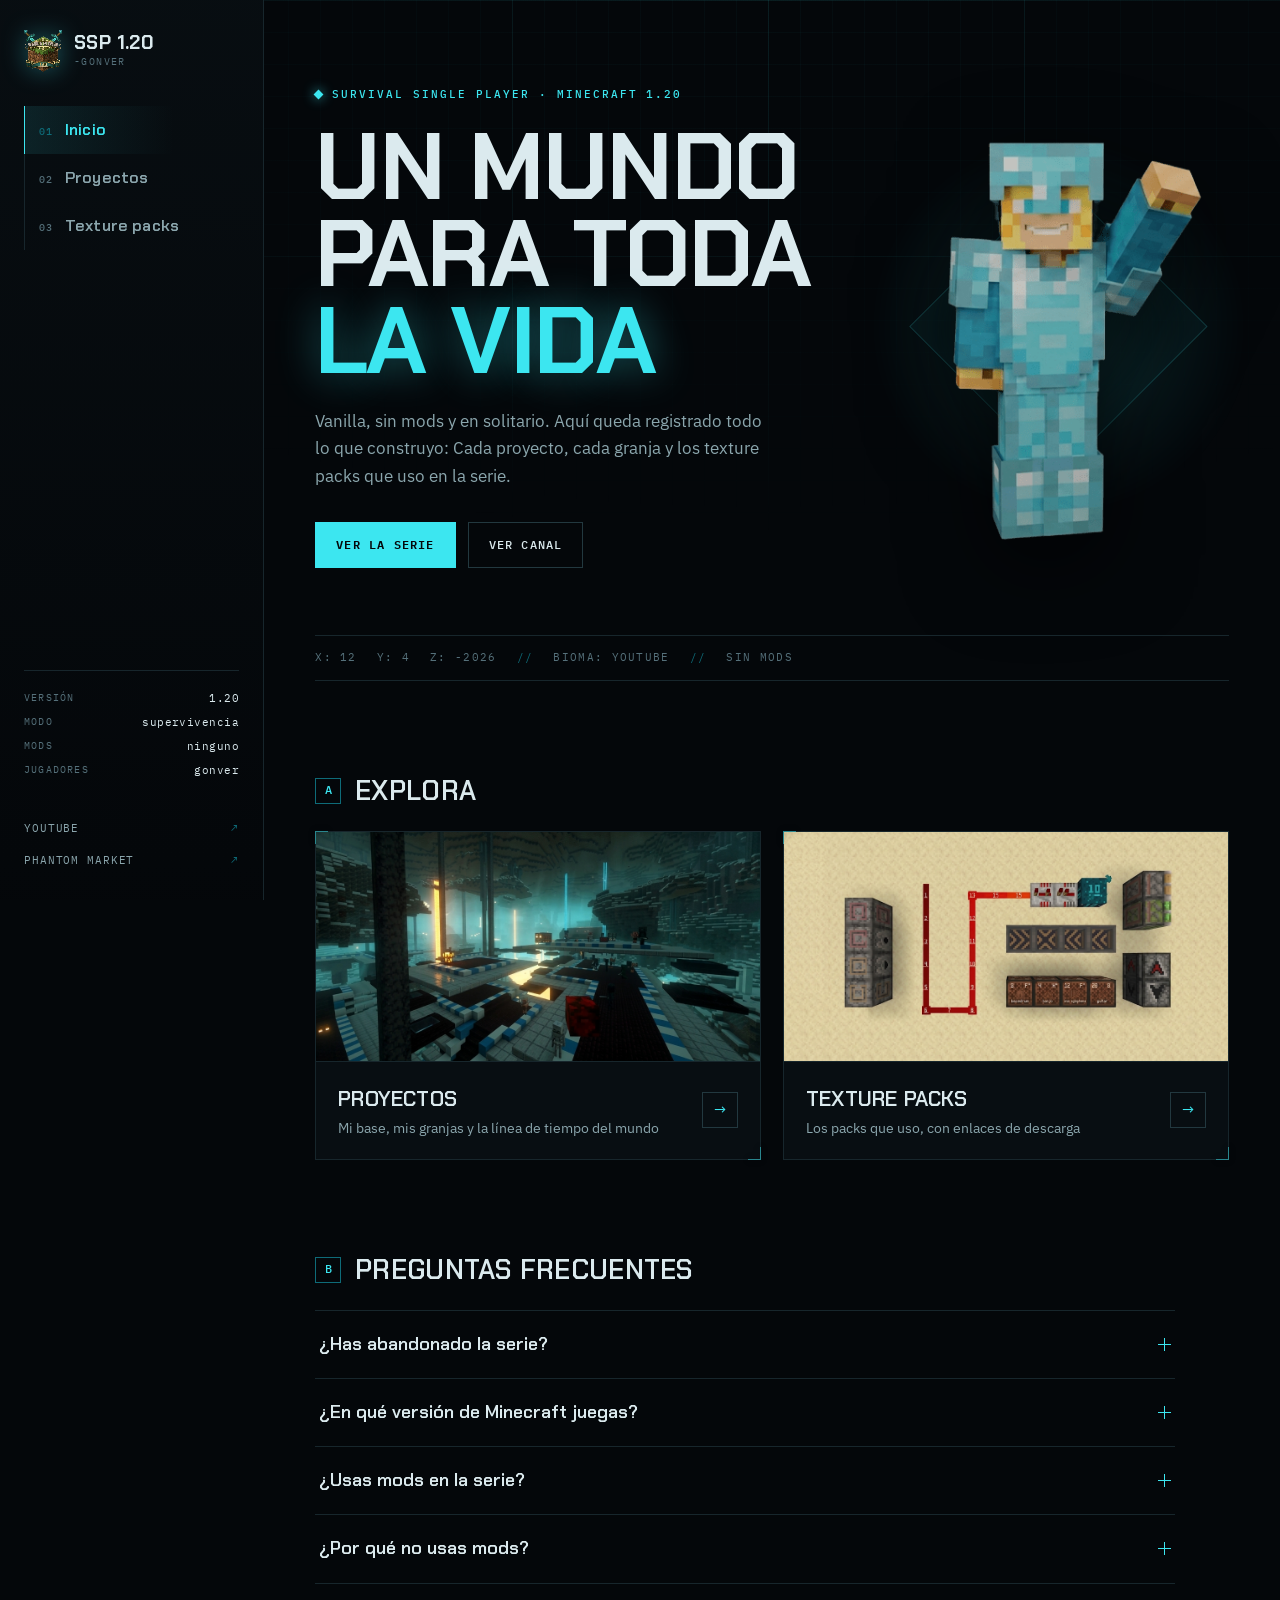
<file: index.html>
<!DOCTYPE html>
<html lang="es">
<head>
<meta charset="utf-8">
<meta name="viewport" content="width=device-width, initial-scale=1">
<title>gonver ssp</title>
<meta name="description" content="Bitácora del mundo de supervivencia en solitario de gonver: proyectos, granjas y texture packs. Minecraft 1.20 vanilla, sin mods.">
<link rel="icon" href="contenido/SSP%201.20.png">
<link rel="preconnect" href="https://fonts.googleapis.com">
<link rel="preconnect" href="https://fonts.gstatic.com" crossorigin>
<link rel="stylesheet" href="https://fonts.googleapis.com/css2?family=Chakra+Petch:wght@500;600;700&family=IBM+Plex+Mono:wght@400;500;600&family=IBM+Plex+Sans:wght@400;500;600&display=swap">
<link rel="stylesheet" href="css/main.css">
</head>

<body>

<a class="skip" href="#contenido">Saltar al contenido</a>

<!-- Rail. Se repite en cada documento porque cambian dos cosas: la
     profundidad de los enlaces y cuál lleva aria-current. -->
<header class="rail">
    <a class="rail-brand" href="./">
        <img class="rail-emblem" src="contenido/SSP%201.20.png" alt="">
        <span class="rail-id">
            <span class="rail-name">SSP 1.20</span>
            <span class="rail-sub">-gonver</span>
        </span>
    </a>

    <nav class="rail-nav" aria-label="Secciones">
        <a class="rail-link" href="./" aria-current="page"><span class="rail-idx">01</span>Inicio</a>
        <a class="rail-link" href="proyectos/p-index.html"><span class="rail-idx">02</span>Proyectos</a>
        <a class="rail-link" href="packs/tp-index.html"><span class="rail-idx">03</span>Texture packs</a>
    </nav>

    <dl class="rail-state">
        <div class="state-row"><dt>versión</dt><dd>1.20</dd></div>
        <div class="state-row"><dt>modo</dt><dd>supervivencia</dd></div>
        <div class="state-row"><dt>mods</dt><dd>ninguno</dd></div>
        <div class="state-row"><dt>jugadores</dt><dd>gonver</dd></div>
    </dl>

    <div class="rail-out">
        <a class="out-link" href="https://www.youtube.com/@gonverYT" target="_blank" rel="noopener noreferrer">YouTube<span class="out-arrow">↗</span></a>
        <a class="out-link" href="https://market.phantom-node.com/profile/gonver" target="_blank" rel="noopener noreferrer">Phantom Market<span class="out-arrow">↗</span></a>
    </div>
</header>

<div class="root" id="contenido">
    <main class="page">

        <section class="hero">
            <div class="hero-copy">
                <p class="eyebrow"><span class="eyebrow-tick"></span>Survival Single Player · Minecraft 1.20</p>
                <h1 class="hero-title">Un mundo<br>para toda<br><em>la vida</em></h1>
                <p class="hero-lead">Vanilla, sin mods y en solitario. Aquí queda registrado todo lo que construyo: Cada proyecto, cada granja y los texture packs que uso en la serie.</p>
                <div class="hero-actions">
                    <a class="btn btn-primary" href="https://www.youtube.com/playlist?list=PLweq8_0eVzE2LyytXi07ktzgwQ_KavB_w" target="_blank" rel="noopener noreferrer">Ver la serie</a>
                    <a class="btn btn-line" href="https://www.youtube.com/@gonverYT" target="_blank" rel="noopener noreferrer">Ver canal</a>
                </div>
            </div>

            <div class="hero-art">
                <span class="hero-glow" aria-hidden="true"></span>
                <span class="hero-plate" aria-hidden="true"></span>
                <img class="hero-skin" src="contenido/yo.png" alt="La skin de gonver con armadura de diamante">
            </div>
        </section>

        <!-- Lectura tipo F3: decorativa, no se lee en voz alta. -->
        <div class="readout" aria-hidden="true">
            <span>X: 12</span><span>Y: 4</span><span>Z: -2026</span><span class="readout-sep">//</span><span>Bioma: youtube</span><span class="readout-sep">//</span><span>Sin mods</span>
        </div>

        <section class="block">
            <h2 class="sec-title"><span class="sec-num">A</span>Explora</h2>
            <div class="explore">
                <!-- La foto de la fortaleza está muy abierta: ex-img-zoom la acerca. -->
                <a class="ex-card frame" href="proyectos/p-index.html">
                    <span class="ex-media"><img class="ex-img ex-img-zoom" src="contenido/foi.png" alt="Interior de la fortaleza infernal"></span>
                    <span class="ex-foot">
                        <span class="ex-text">
                            <span class="ex-name">Proyectos</span>
                            <span class="ex-desc">Mi base, mis granjas y la línea de tiempo del mundo</span>
                        </span>
                        <span class="ex-go">→</span>
                    </span>
                </a>
                <a class="ex-card frame" href="packs/tp-index.html">
                    <span class="ex-media"><img class="ex-img" src="contenido/tp.png" alt="Muestra de los texture packs"></span>
                    <span class="ex-foot">
                        <span class="ex-text">
                            <span class="ex-name">Texture packs</span>
                            <span class="ex-desc">Los packs que uso, con enlaces de descarga</span>
                        </span>
                        <span class="ex-go">→</span>
                    </span>
                </a>
            </div>
        </section>

        <!-- <details> abre y cierra solo: ni un byte de JavaScript. -->
        <section class="block faq">
            <h2 class="sec-title"><span class="sec-num">B</span>Preguntas frecuentes</h2>

            <details class="qa">
                <summary class="qa-q">¿Has abandonado la serie?<span class="qa-sign" aria-hidden="true"></span></summary>
                <div class="qa-a">
                    <p>No. Esta serie requiere tiempo y es normal que el ritmo no sea constante.</p>
                </div>
            </details>

            <details class="qa">
                <summary class="qa-q">¿En qué versión de Minecraft juegas?<span class="qa-sign" aria-hidden="true"></span></summary>
                <div class="qa-a">
                    <p>Actualmente estoy en la versión 1.20.</p>
                </div>
            </details>

            <details class="qa">
                <summary class="qa-q">¿Usas mods en la serie?<span class="qa-sign" aria-hidden="true"></span></summary>
                <div class="qa-a">
                    <p>En esta serie no uso mods, aunque los he usado anteriormente.</p>
                </div>
            </details>

            <details class="qa">
                <summary class="qa-q">¿Por qué no usas mods?<span class="qa-sign" aria-hidden="true"></span></summary>
                <div class="qa-a">
                    <p>Principalmente por dos motivos:</p>
                    <ul class="qa-list">
                        <li>Porque me gusta jugar a Minecraft lo más vanilla posible.</li>
                        <li>Por fallos, bugs, corrupción de mundos, etc.</li>
                    </ul>
                    <p>En resumen: si quiero un mundo para toda la vida, busco la forma más segura y la que más me gusta.</p>
                </div>
            </details>
        </section>

    </main>
</div>

</body>
</html>
</file>
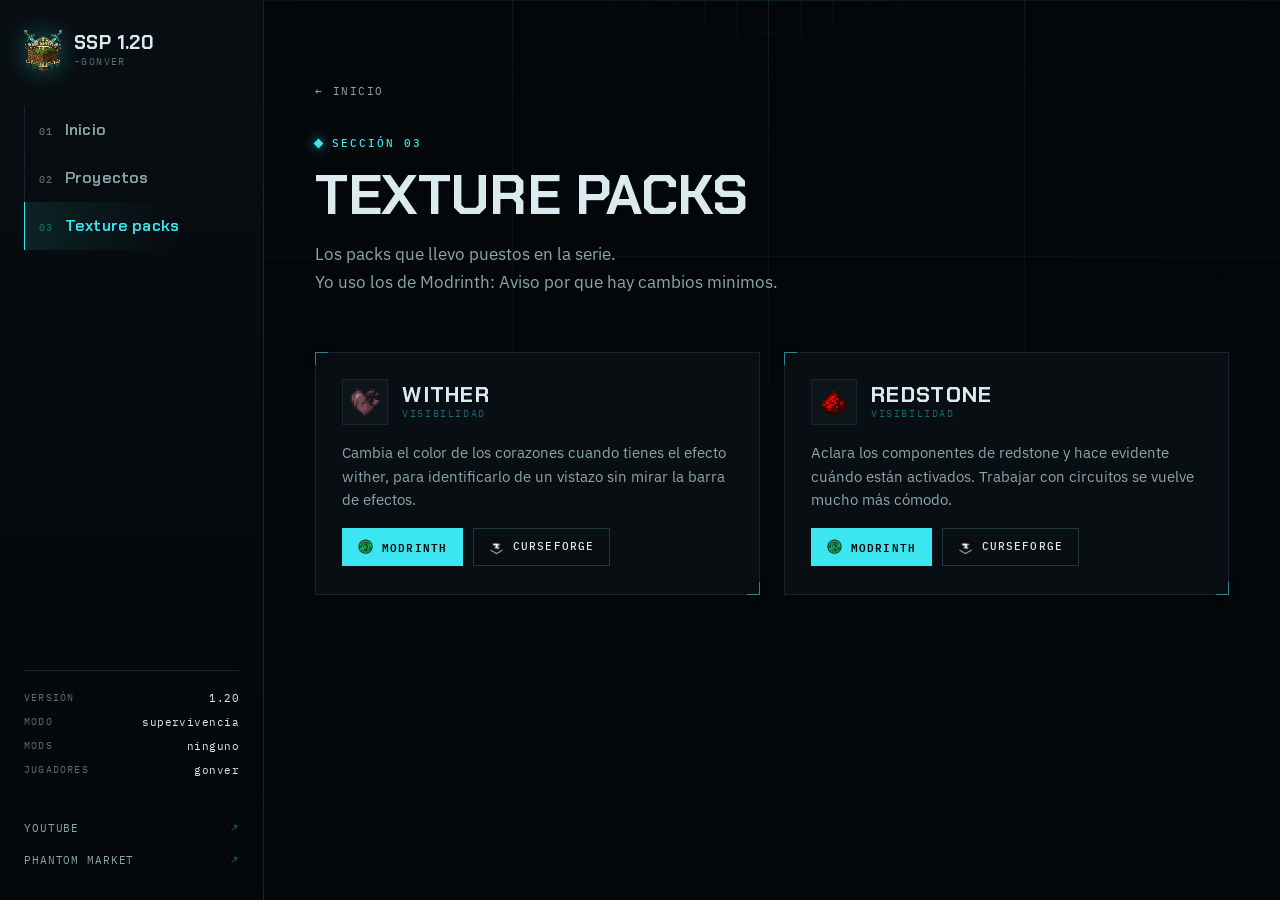
<file: packs/index.html>
<!DOCTYPE html>
<html lang="es">
<head>
<meta charset="utf-8">
<meta name="viewport" content="width=device-width, initial-scale=1">
<title>Texture packs · gonver ssp</title>
<meta name="description" content="Los texture packs que gonver lleva puestos en la serie, con sus enlaces de descarga en Modrinth y CurseForge.">
<link rel="icon" href="../contenido/SSP%201.20.png">
<link rel="preconnect" href="https://fonts.googleapis.com">
<link rel="preconnect" href="https://fonts.gstatic.com" crossorigin>
<link rel="stylesheet" href="https://fonts.googleapis.com/css2?family=Chakra+Petch:wght@500;600;700&family=IBM+Plex+Mono:wght@400;500;600&family=IBM+Plex+Sans:wght@400;500;600&display=swap">
<link rel="stylesheet" href="../css/main.css">
</head>

<body>

<a class="skip" href="#contenido">Saltar al contenido</a>

<header class="rail">
    <a class="rail-brand" href="../">
        <img class="rail-emblem" src="../contenido/SSP%201.20.png" alt="">
        <span class="rail-id">
            <span class="rail-name">SSP 1.20</span>
            <span class="rail-sub">-gonver</span>
        </span>
    </a>

    <nav class="rail-nav" aria-label="Secciones">
        <a class="rail-link" href="../"><span class="rail-idx">01</span>Inicio</a>
        <a class="rail-link" href="../proyectos/"><span class="rail-idx">02</span>Proyectos</a>
        <a class="rail-link" href="./" aria-current="page"><span class="rail-idx">03</span>Texture packs</a>
    </nav>

    <dl class="rail-state">
        <div class="state-row"><dt>versión</dt><dd>1.20</dd></div>
        <div class="state-row"><dt>modo</dt><dd>supervivencia</dd></div>
        <div class="state-row"><dt>mods</dt><dd>ninguno</dd></div>
        <div class="state-row"><dt>jugadores</dt><dd>gonver</dd></div>
    </dl>

    <div class="rail-out">
        <a class="out-link" href="https://www.youtube.com/@gonverYT" target="_blank" rel="noopener noreferrer">YouTube<span class="out-arrow">↗</span></a>
        <a class="out-link" href="https://market.phantom-node.com/profile/gonver" target="_blank" rel="noopener noreferrer">Phantom Market<span class="out-arrow">↗</span></a>
    </div>
</header>

<div class="root" id="contenido">
    <main class="page">

        <a class="back" href="../"><span class="back-arrow">←</span>Inicio</a>

        <header class="head">
            <p class="eyebrow"><span class="eyebrow-tick"></span>Sección 03</p>
            <h1 class="page-title">Texture packs</h1>
            <p class="page-lead">Los packs que llevo puestos en la serie.<br>Yo uso los de Modrinth: Aviso por que hay cambios minimos.</p>
        </header>

        <section class="packs">

            <article class="pack frame">
                <div class="pack-head">
                    <img class="pack-icon" src="../contenido/wither.png" alt="">
                    <div class="pack-id">
                        <h2 class="pack-name">Wither</h2>
                        <p class="pack-tag">Visibilidad</p>
                    </div>
                </div>
                <p class="pack-desc">Cambia el color de los corazones cuando tienes el efecto wither, para identificarlo de un vistazo sin mirar la barra de efectos.</p>
                <div class="pack-links">
                    <a class="btn btn-primary btn-sm" href="https://modrinth.com/resourcepack/devs-better-wither-hearts" target="_blank" rel="noopener noreferrer"><img class="btn-ico" src="../contenido/modrinth.png" alt="">Modrinth</a>
                    <a class="btn btn-line btn-sm" href="https://www.curseforge.com/minecraft/texture-packs/devs-better-wither-hearts" target="_blank" rel="noopener noreferrer"><img class="btn-ico" src="../contenido/cf.png" alt="">CurseForge</a>
                </div>
            </article>

            <article class="pack frame">
                <div class="pack-head">
                    <img class="pack-icon" src="../contenido/rs.png" alt="">
                    <div class="pack-id">
                        <h2 class="pack-name">Redstone</h2>
                        <p class="pack-tag">Visibilidad</p>
                    </div>
                </div>
                <p class="pack-desc">Aclara los componentes de redstone y hace evidente cuándo están activados. Trabajar con circuitos se vuelve mucho más cómodo.</p>
                <div class="pack-links">
                    <a class="btn btn-primary btn-sm" href="https://modrinth.com/resourcepack/xk-redstone-display" target="_blank" rel="noopener noreferrer"><img class="btn-ico" src="../contenido/modrinth.png" alt="">Modrinth</a>
                    <a class="btn btn-line btn-sm" href="https://www.curseforge.com/minecraft/texture-packs/xekr-redstone-display" target="_blank" rel="noopener noreferrer"><img class="btn-ico" src="../contenido/cf.png" alt="">CurseForge</a>
                </div>
            </article>

        </section>

    </main>
</div>

</body>
</html>
</file>
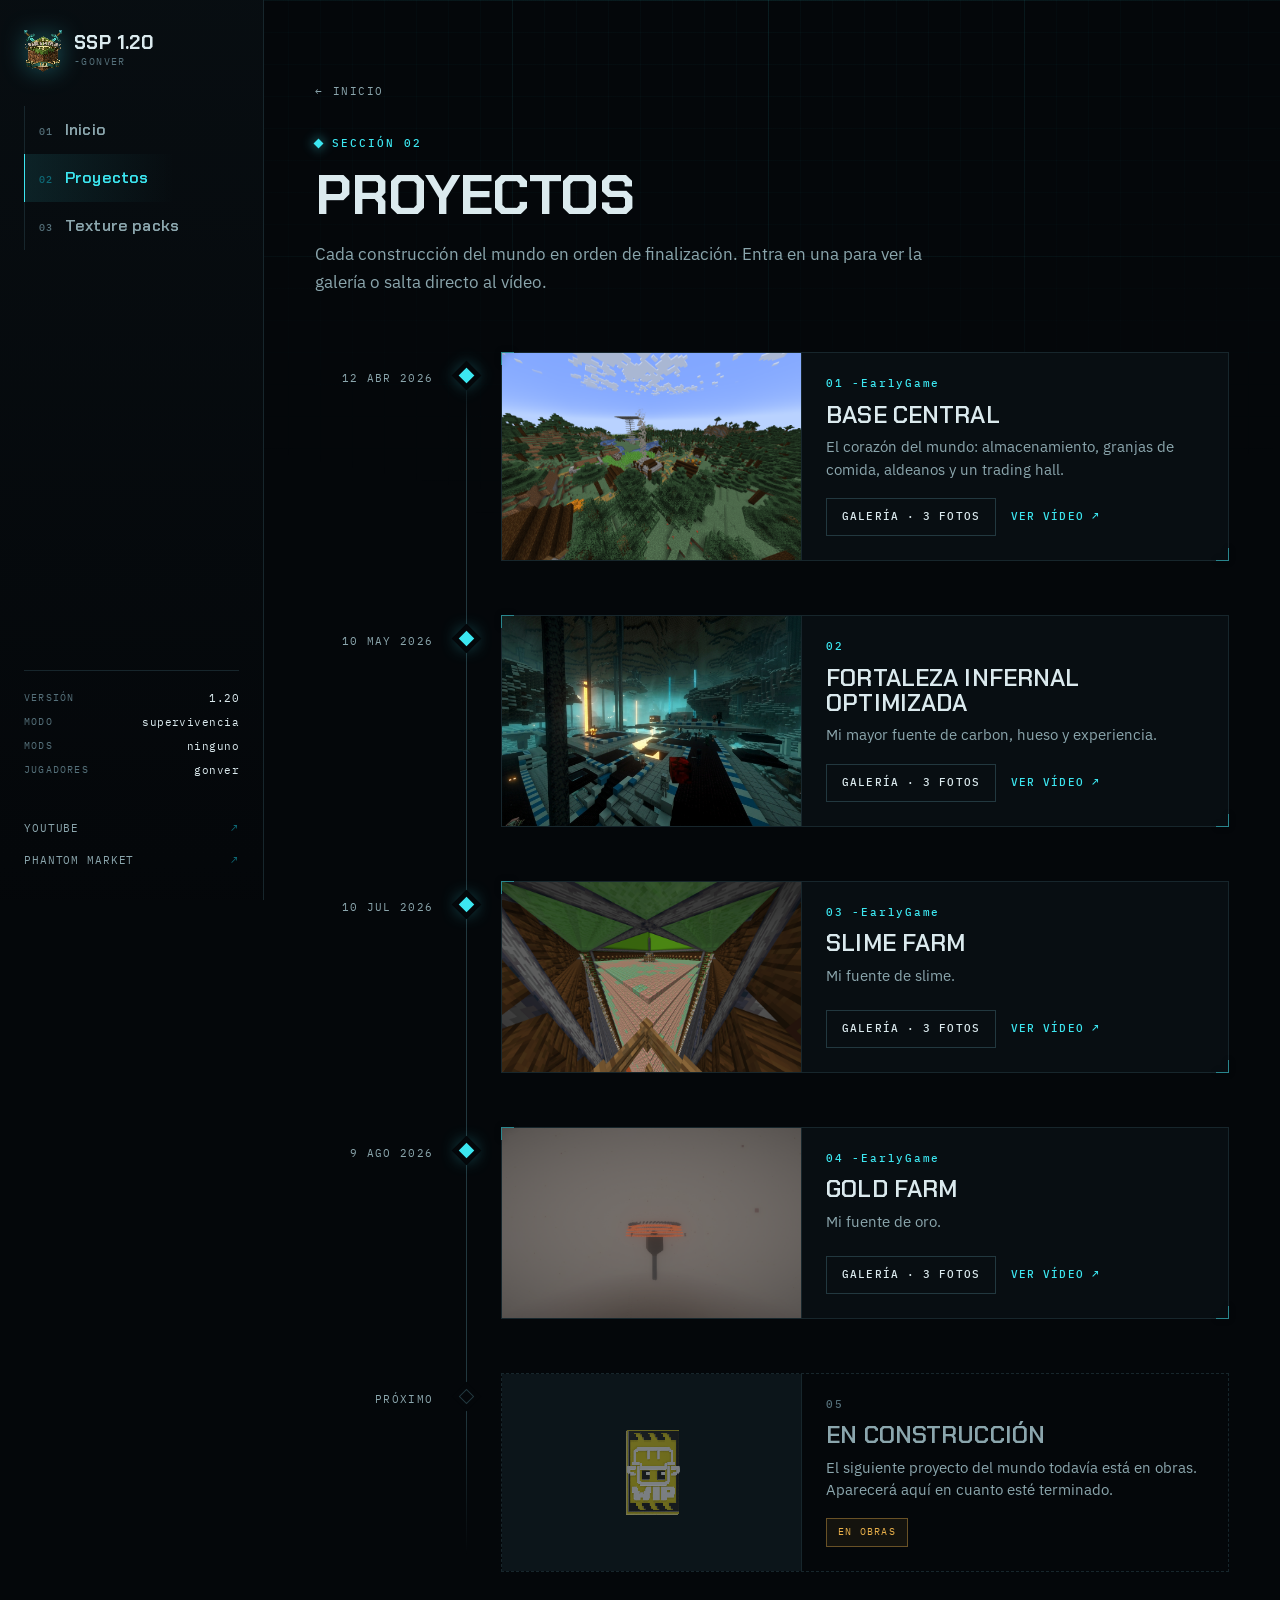
<file: proyectos/index.html>
<!DOCTYPE html>
<html lang="es">
<head>
<meta charset="utf-8">
<meta name="viewport" content="width=device-width, initial-scale=1">
<title>Proyectos · gonver ssp</title>
<meta name="description" content="Línea de tiempo del mundo de gonver: cada construcción en orden de finalización, con su galería y su vídeo.">
<link rel="icon" href="../contenido/SSP%201.20.png">
<link rel="preconnect" href="https://fonts.googleapis.com">
<link rel="preconnect" href="https://fonts.gstatic.com" crossorigin>
<link rel="stylesheet" href="https://fonts.googleapis.com/css2?family=Chakra+Petch:wght@500;600;700&family=IBM+Plex+Mono:wght@400;500;600&family=IBM+Plex+Sans:wght@400;500;600&display=swap">
<link rel="stylesheet" href="../css/main.css">
</head>

<body>

<a class="skip" href="#contenido">Saltar al contenido</a>

<header class="rail">
    <a class="rail-brand" href="../">
        <img class="rail-emblem" src="../contenido/SSP%201.20.png" alt="">
        <span class="rail-id">
            <span class="rail-name">SSP 1.20</span>
            <span class="rail-sub">-gonver</span>
        </span>
    </a>

    <nav class="rail-nav" aria-label="Secciones">
        <a class="rail-link" href="../"><span class="rail-idx">01</span>Inicio</a>
        <a class="rail-link" href="./" aria-current="page"><span class="rail-idx">02</span>Proyectos</a>
        <a class="rail-link" href="../packs/"><span class="rail-idx">03</span>Texture packs</a>
    </nav>

    <dl class="rail-state">
        <div class="state-row"><dt>versión</dt><dd>1.20</dd></div>
        <div class="state-row"><dt>modo</dt><dd>supervivencia</dd></div>
        <div class="state-row"><dt>mods</dt><dd>ninguno</dd></div>
        <div class="state-row"><dt>jugadores</dt><dd>gonver</dd></div>
    </dl>

    <div class="rail-out">
        <a class="out-link" href="https://www.youtube.com/@gonverYT" target="_blank" rel="noopener noreferrer">YouTube<span class="out-arrow">↗</span></a>
        <a class="out-link" href="https://market.phantom-node.com/profile/gonver" target="_blank" rel="noopener noreferrer">Phantom Market<span class="out-arrow">↗</span></a>
    </div>
</header>

<div class="root" id="contenido">
    <main class="page">

        <a class="back" href="../"><span class="back-arrow">←</span>Inicio</a>

        <header class="head">
            <p class="eyebrow"><span class="eyebrow-tick"></span>Sección 02</p>
            <h1 class="page-title">Proyectos</h1>
            <p class="page-lead">Cada construcción del mundo en orden de finalización. Entra en una para ver la galería o salta directo al vídeo.</p>
        </header>

        <!-- Una parada por proyecto, en orden de finalización. La obra en
             curso cierra la lista: sin fecha, sin galería y sin retícula. -->
        <ol class="timeline">

            <li class="tl">
                <div class="tl-mark">
                    <span class="tl-dot"></span>
                    <time class="tl-date" datetime="2026-04-12">12 abr 2026</time>
                </div>
                <article class="tl-card frame">
                    <a class="tl-media" href="base/"><img class="tl-img" src="../contenido/linia%20de%20tiempo/base.png" alt="Vista general de la base central"></a>
                    <div class="tl-body">
                        <p class="tl-num">01 -EarlyGame</p>
                        <h2 class="tl-title"><a href="base/">Base Central</a></h2>
                        <p class="tl-desc">El corazón del mundo: almacenamiento, granjas de comida, aldeanos y un trading hall.</p>
                        <p class="tl-links">
                            <a class="btn btn-line btn-sm" href="base/">Galería · 3 fotos</a>
                            <a class="btn btn-ghost btn-sm" href="https://youtu.be/cXO41NqHXOk?si=hvbw87YNsEd48-XX" target="_blank" rel="noopener noreferrer">Ver vídeo ↗</a>
                        </p>
                    </div>
                </article>
            </li>

            <li class="tl">
                <div class="tl-mark">
                    <span class="tl-dot"></span>
                    <time class="tl-date" datetime="2026-05-10">10 may 2026</time>
                </div>
                <article class="tl-card frame">
                    <a class="tl-media" href="fortaleza/"><img class="tl-img" src="../contenido/linia%20de%20tiempo/Fortaleza%20Infernal%20Optimizada.png" alt="Interior de la fortaleza infernal optimizada"></a>
                    <div class="tl-body">
                        <p class="tl-num">02</p>
                        <h2 class="tl-title"><a href="fortaleza/">Fortaleza Infernal Optimizada</a></h2>
                        <p class="tl-desc">Mi mayor fuente de carbon, hueso y experiencia.</p>
                        <p class="tl-links">
                            <a class="btn btn-line btn-sm" href="fortaleza/">Galería · 3 fotos</a>
                            <a class="btn btn-ghost btn-sm" href="https://youtu.be/k6vbQ9m7YJo?si=BGniCaydUdzbzsnK" target="_blank" rel="noopener noreferrer">Ver vídeo ↗</a>
                        </p>
                    </div>
                </article>
            </li>

            <li class="tl">
                <div class="tl-mark">
                    <span class="tl-dot"></span>
                    <time class="tl-date" datetime="2026-07-10">10 jul 2026</time>
                </div>
                <article class="tl-card frame">
                    <a class="tl-media" href="slime/"><img class="tl-img" src="../contenido/linia%20de%20tiempo/slime%20farm.png" alt="Interior de la granja de slimes"></a>
                    <div class="tl-body">
                        <p class="tl-num">03 -EarlyGame</p>
                        <h2 class="tl-title"><a href="slime/">Slime Farm</a></h2>
                        <p class="tl-desc">Mi fuente de slime.</p>
                        <p class="tl-links">
                            <a class="btn btn-line btn-sm" href="slime/">Galería · 3 fotos</a>
                            <a class="btn btn-ghost btn-sm" href="https://youtu.be/tZL-htTrhRc?si=D2zq52OIUT_9Ka9w" target="_blank" rel="noopener noreferrer">Ver vídeo ↗</a>
                        </p>
                    </div>
                </article>
            </li>

            <li class="tl">
                <div class="tl-mark">
                    <span class="tl-dot"></span>
                    <time class="tl-date" datetime="2026-08-09">9 ago 2026</time>
                </div>
                <article class="tl-card frame">
                    <a class="tl-media" href="gold/"><img class="tl-img" src="../contenido/linia%20de%20tiempo/Gold%20farm.png" alt="Plataformas de la granja de oro en el Nether"></a>
                    <div class="tl-body">
                        <p class="tl-num">04 -EarlyGame</p>
                        <h2 class="tl-title"><a href="gold/">Gold Farm</a></h2>
                        <p class="tl-desc">Mi fuente de oro.</p>
                        <p class="tl-links">
                            <a class="btn btn-line btn-sm" href="gold/">Galería · 3 fotos</a>
                            <a class="btn btn-ghost btn-sm" href="https://youtu.be/tZL-htTrhRc?si=D2zq52OIUT_9Ka9w" target="_blank" rel="noopener noreferrer">Ver vídeo ↗</a>
                        </p>
                    </div>
                </article>
            </li>

            <li class="tl tl-next">
                <div class="tl-mark">
                    <span class="tl-dot tl-dot-open"></span>
                    <time class="tl-date">próximo</time>
                </div>
                <article class="tl-card">
                    <div class="tl-media tl-media-wip"><img class="tl-wip" src="../contenido/wip.png" alt=""></div>
                    <div class="tl-body">
                        <p class="tl-num tl-num-open">05</p>
                        <h2 class="tl-title">En construcción</h2>
                        <p class="tl-desc">El siguiente proyecto del mundo todavía está en obras. Aparecerá aquí en cuanto esté terminado.</p>
                        <p class="tl-links"><span class="pill pill-wip">En obras</span></p>
                    </div>
                </article>
            </li>

        </ol>

    </main>
</div>

</body>
</html>
</file>
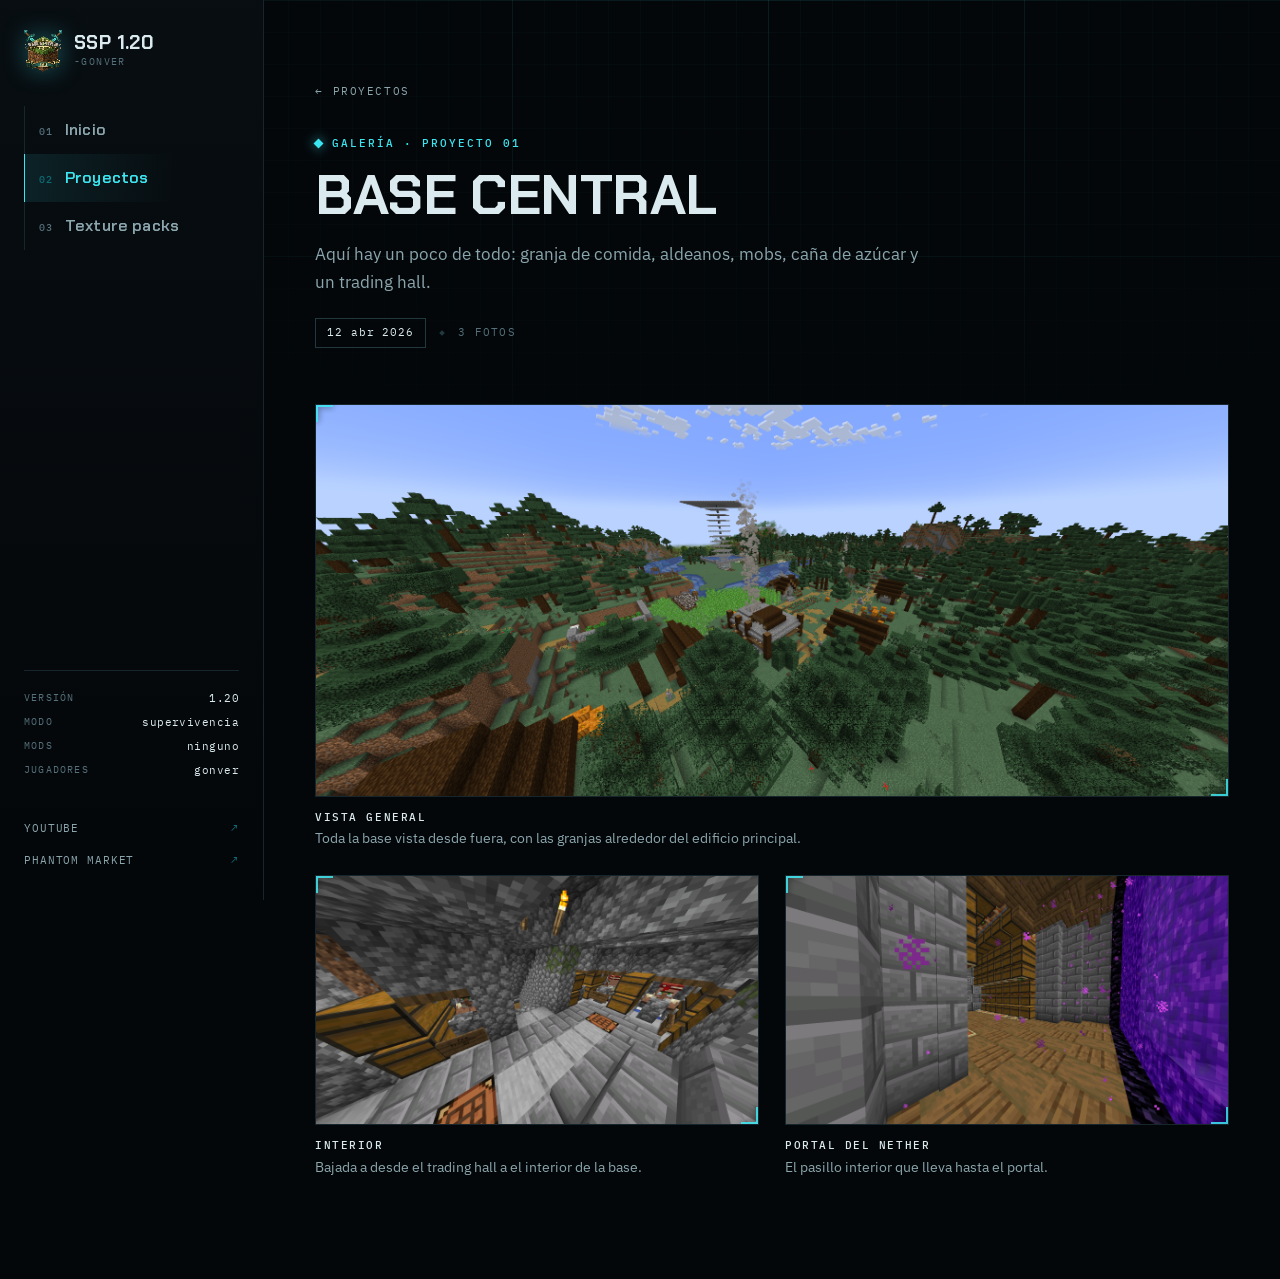
<file: proyectos/base/index.html>
<!DOCTYPE html>
<html lang="es">
<head>
<meta charset="utf-8">
<meta name="viewport" content="width=device-width, initial-scale=1">
<title>Base Central · gonver ssp</title>
<meta name="description" content="Galería de la Base Central: almacenamiento, granjas de comida, aldeanos y un trading hall.">
<link rel="icon" href="../../contenido/SSP%201.20.png">
<link rel="preconnect" href="https://fonts.googleapis.com">
<link rel="preconnect" href="https://fonts.gstatic.com" crossorigin>
<link rel="stylesheet" href="https://fonts.googleapis.com/css2?family=Chakra+Petch:wght@500;600;700&family=IBM+Plex+Mono:wght@400;500;600&family=IBM+Plex+Sans:wght@400;500;600&display=swap">
<link rel="stylesheet" href="../../css/main.css">
</head>

<body>

<a class="skip" href="#contenido">Saltar al contenido</a>

<header class="rail">
    <a class="rail-brand" href="../../">
        <img class="rail-emblem" src="../../contenido/SSP%201.20.png" alt="">
        <span class="rail-id">
            <span class="rail-name">SSP 1.20</span>
            <span class="rail-sub">-gonver</span>
        </span>
    </a>

    <!-- Las galerías cuelgan de Proyectos, así que dejan encendida su pestaña. -->
    <nav class="rail-nav" aria-label="Secciones">
        <a class="rail-link" href="../../"><span class="rail-idx">01</span>Inicio</a>
        <a class="rail-link" href="../p-index.html" aria-current="page"><span class="rail-idx">02</span>Proyectos</a>
        <a class="rail-link" href="../../packs/tp-index.html"><span class="rail-idx">03</span>Texture packs</a>
    </nav>

    <dl class="rail-state">
        <div class="state-row"><dt>versión</dt><dd>1.20</dd></div>
        <div class="state-row"><dt>modo</dt><dd>supervivencia</dd></div>
        <div class="state-row"><dt>mods</dt><dd>ninguno</dd></div>
        <div class="state-row"><dt>jugadores</dt><dd>gonver</dd></div>
    </dl>

    <div class="rail-out">
        <a class="out-link" href="https://www.youtube.com/@gonverYT" target="_blank" rel="noopener noreferrer">YouTube<span class="out-arrow">↗</span></a>
        <a class="out-link" href="https://market.phantom-node.com/profile/gonver" target="_blank" rel="noopener noreferrer">Phantom Market<span class="out-arrow">↗</span></a>
    </div>
</header>

<div class="root" id="contenido">
    <main class="page gallery">

        <a class="back" href="../p-index.html"><span class="back-arrow">←</span>Proyectos</a>

        <header class="head">
            <p class="eyebrow"><span class="eyebrow-tick"></span>Galería · proyecto 01</p>
            <h1 class="page-title">Base Central</h1>
            <p class="page-lead">Aquí hay un poco de todo: granja de comida, aldeanos, mobs, caña de azúcar y un trading hall.</p>
            <p class="meta">
                <time class="pill" datetime="2026-04-12">12 abr 2026</time>
                <span class="meta-dot"></span>
                <span class="meta-txt">3 fotos</span>
            </p>
        </header>

        <section class="shots" id="fotos">
            <figure class="shot shot-wide">
                <a class="shot-link frame" href="#foto-1"><img class="shot-img" src="../../contenido/linia%20de%20tiempo/base.png" alt="Vista general de la base central al atardecer"><span class="shot-zoom">Ampliar</span></a>
                <figcaption class="shot-cap"><b>Vista general</b>Toda la base vista desde fuera, con las granjas alrededor del edificio principal.</figcaption>
            </figure>
            <figure class="shot">
                <a class="shot-link frame" href="#foto-2"><img class="shot-img" src="../../contenido/linia%20de%20tiempo/galeria/base1.png" alt="Interior de piedra de la base"><span class="shot-zoom">Ampliar</span></a>
                <figcaption class="shot-cap"><b>Interior</b>Bajada a desde el trading hall a el interior de la base.</figcaption>
            </figure>
            <figure class="shot">
                <a class="shot-link frame" href="#foto-3"><img class="shot-img" src="../../contenido/linia%20de%20tiempo/galeria/base2.png" alt="Pasillo de la base con el portal del Nether"><span class="shot-zoom">Ampliar</span></a>
                <figcaption class="shot-cap"><b>Portal del Nether</b>El pasillo interior que lleva hasta el portal.</figcaption>
            </figure>
        </section>

        <!-- Los visores existen siempre, ocultos; `:target` enseña el que toca.
             Al cerrarse vuelven a #fotos, la rejilla de arriba. -->
        <div class="lb" id="foto-1"><a class="lb-bg" href="#fotos" aria-label="Cerrar la foto"></a><figure class="lb-fig"><img class="lb-img" src="../../contenido/linia%20de%20tiempo/base.png" alt="Vista general de la base central al atardecer"><figcaption class="lb-cap">Vista general de la base</figcaption></figure><a class="lb-x" href="#fotos">Cerrar ✕</a></div>
        <div class="lb" id="foto-2"><a class="lb-bg" href="#fotos" aria-label="Cerrar la foto"></a><figure class="lb-fig"><img class="lb-img" src="../../contenido/linia%20de%20tiempo/galeria/base1.png" alt="Interior de piedra de la base"><figcaption class="lb-cap">Interior</figcaption></figure><a class="lb-x" href="#fotos">Cerrar ✕</a></div>
        <div class="lb" id="foto-3"><a class="lb-bg" href="#fotos" aria-label="Cerrar la foto"></a><figure class="lb-fig"><img class="lb-img" src="../../contenido/linia%20de%20tiempo/galeria/base2.png" alt="Pasillo de la base con el portal del Nether"><figcaption class="lb-cap">Portal del Nether</figcaption></figure><a class="lb-x" href="#fotos">Cerrar ✕</a></div>

    </main>
</div>

</body>
</html>
</file>
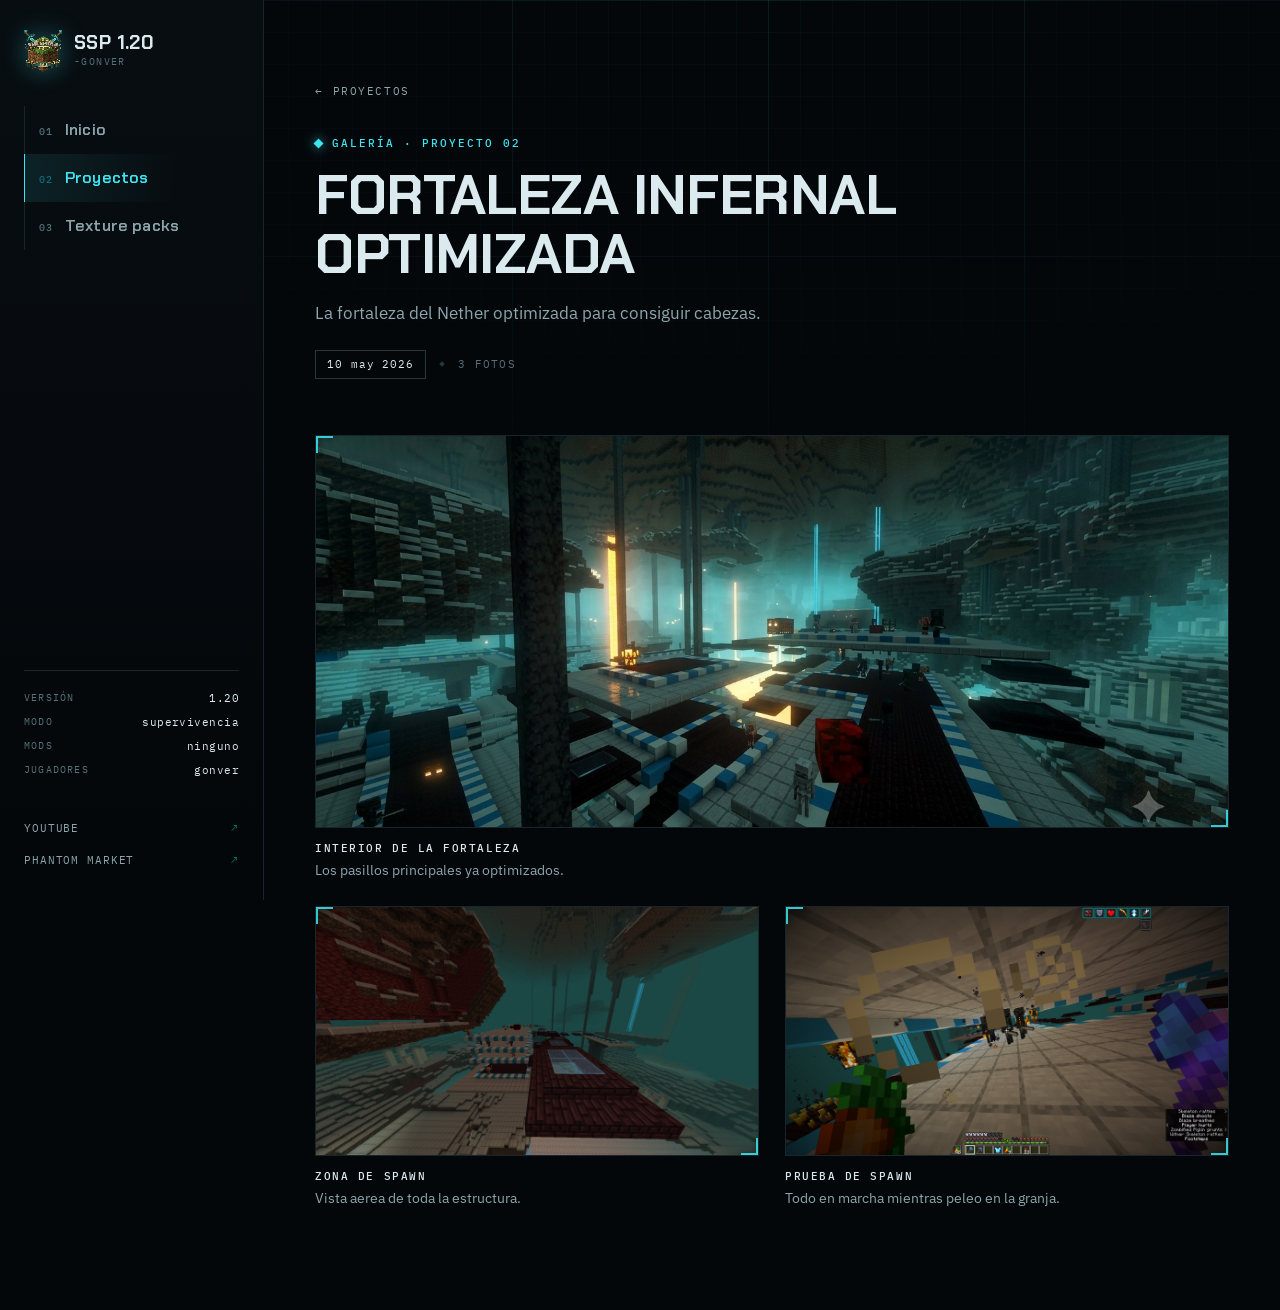
<file: proyectos/fortaleza/index.html>
<!DOCTYPE html>
<html lang="es">
<head>
<meta charset="utf-8">
<meta name="viewport" content="width=device-width, initial-scale=1">
<title>Fortaleza Infernal Optimizada · gonver ssp</title>
<meta name="description" content="Galería de la Fortaleza Infernal Optimizada: la mayor fuente de carbón, hueso y experiencia del mundo.">
<link rel="icon" href="../../contenido/SSP%201.20.png">
<link rel="preconnect" href="https://fonts.googleapis.com">
<link rel="preconnect" href="https://fonts.gstatic.com" crossorigin>
<link rel="stylesheet" href="https://fonts.googleapis.com/css2?family=Chakra+Petch:wght@500;600;700&family=IBM+Plex+Mono:wght@400;500;600&family=IBM+Plex+Sans:wght@400;500;600&display=swap">
<link rel="stylesheet" href="../../css/main.css">
</head>

<body>

<a class="skip" href="#contenido">Saltar al contenido</a>

<header class="rail">
    <a class="rail-brand" href="../../">
        <img class="rail-emblem" src="../../contenido/SSP%201.20.png" alt="">
        <span class="rail-id">
            <span class="rail-name">SSP 1.20</span>
            <span class="rail-sub">-gonver</span>
        </span>
    </a>

    <nav class="rail-nav" aria-label="Secciones">
        <a class="rail-link" href="../../"><span class="rail-idx">01</span>Inicio</a>
        <a class="rail-link" href="../p-index.html" aria-current="page"><span class="rail-idx">02</span>Proyectos</a>
        <a class="rail-link" href="../../packs/tp-index.html"><span class="rail-idx">03</span>Texture packs</a>
    </nav>

    <dl class="rail-state">
        <div class="state-row"><dt>versión</dt><dd>1.20</dd></div>
        <div class="state-row"><dt>modo</dt><dd>supervivencia</dd></div>
        <div class="state-row"><dt>mods</dt><dd>ninguno</dd></div>
        <div class="state-row"><dt>jugadores</dt><dd>gonver</dd></div>
    </dl>

    <div class="rail-out">
        <a class="out-link" href="https://www.youtube.com/@gonverYT" target="_blank" rel="noopener noreferrer">YouTube<span class="out-arrow">↗</span></a>
        <a class="out-link" href="https://market.phantom-node.com/profile/gonver" target="_blank" rel="noopener noreferrer">Phantom Market<span class="out-arrow">↗</span></a>
    </div>
</header>

<div class="root" id="contenido">
    <main class="page gallery">

        <a class="back" href="../p-index.html"><span class="back-arrow">←</span>Proyectos</a>

        <header class="head">
            <p class="eyebrow"><span class="eyebrow-tick"></span>Galería · proyecto 02</p>
            <h1 class="page-title">Fortaleza Infernal Optimizada</h1>
            <p class="page-lead">La fortaleza del Nether optimizada para consiguir cabezas.</p>
            <p class="meta">
                <time class="pill" datetime="2026-05-10">10 may 2026</time>
                <span class="meta-dot"></span>
                <span class="meta-txt">3 fotos</span>
            </p>
        </header>

        <section class="shots" id="fotos">
            <figure class="shot shot-wide">
                <a class="shot-link frame" href="#foto-1"><img class="shot-img" src="../../contenido/linia%20de%20tiempo/Fortaleza%20Infernal%20Optimizada.png" alt="Interior de la fortaleza infernal"><span class="shot-zoom">Ampliar</span></a>
                <figcaption class="shot-cap"><b>Interior de la fortaleza</b>Los pasillos principales ya optimizados.</figcaption>
            </figure>
            <figure class="shot">
                <a class="shot-link frame" href="#foto-2"><img class="shot-img" src="../../contenido/linia%20de%20tiempo/galeria/foi1.png" alt="Vista aérea de la fortaleza infernal"><span class="shot-zoom">Ampliar</span></a>
                <figcaption class="shot-cap"><b>Zona de spawn</b>Vista aerea de toda la estructura.</figcaption>
            </figure>
            <figure class="shot">
                <a class="shot-link frame" href="#foto-3"><img class="shot-img" src="../../contenido/linia%20de%20tiempo/galeria/foi2.png" alt="Prueba de spawn dentro de la fortaleza"><span class="shot-zoom">Ampliar</span></a>
                <figcaption class="shot-cap"><b>Prueba de spawn</b>Todo en marcha mientras peleo en la granja.</figcaption>
            </figure>
        </section>

        <div class="lb" id="foto-1"><a class="lb-bg" href="#fotos" aria-label="Cerrar la foto"></a><figure class="lb-fig"><img class="lb-img" src="../../contenido/linia%20de%20tiempo/Fortaleza%20Infernal%20Optimizada.png" alt="Interior de la fortaleza infernal"><figcaption class="lb-cap">Interior de la fortaleza</figcaption></figure><a class="lb-x" href="#fotos">Cerrar ✕</a></div>
        <div class="lb" id="foto-2"><a class="lb-bg" href="#fotos" aria-label="Cerrar la foto"></a><figure class="lb-fig"><img class="lb-img" src="../../contenido/linia%20de%20tiempo/galeria/foi1.png" alt="Vista aérea de la fortaleza infernal"><figcaption class="lb-cap">Zona de spawn</figcaption></figure><a class="lb-x" href="#fotos">Cerrar ✕</a></div>
        <div class="lb" id="foto-3"><a class="lb-bg" href="#fotos" aria-label="Cerrar la foto"></a><figure class="lb-fig"><img class="lb-img" src="../../contenido/linia%20de%20tiempo/galeria/foi2.png" alt="Prueba de spawn dentro de la fortaleza"><figcaption class="lb-cap">Prueba de spawn</figcaption></figure><a class="lb-x" href="#fotos">Cerrar ✕</a></div>

    </main>
</div>

</body>
</html>
</file>
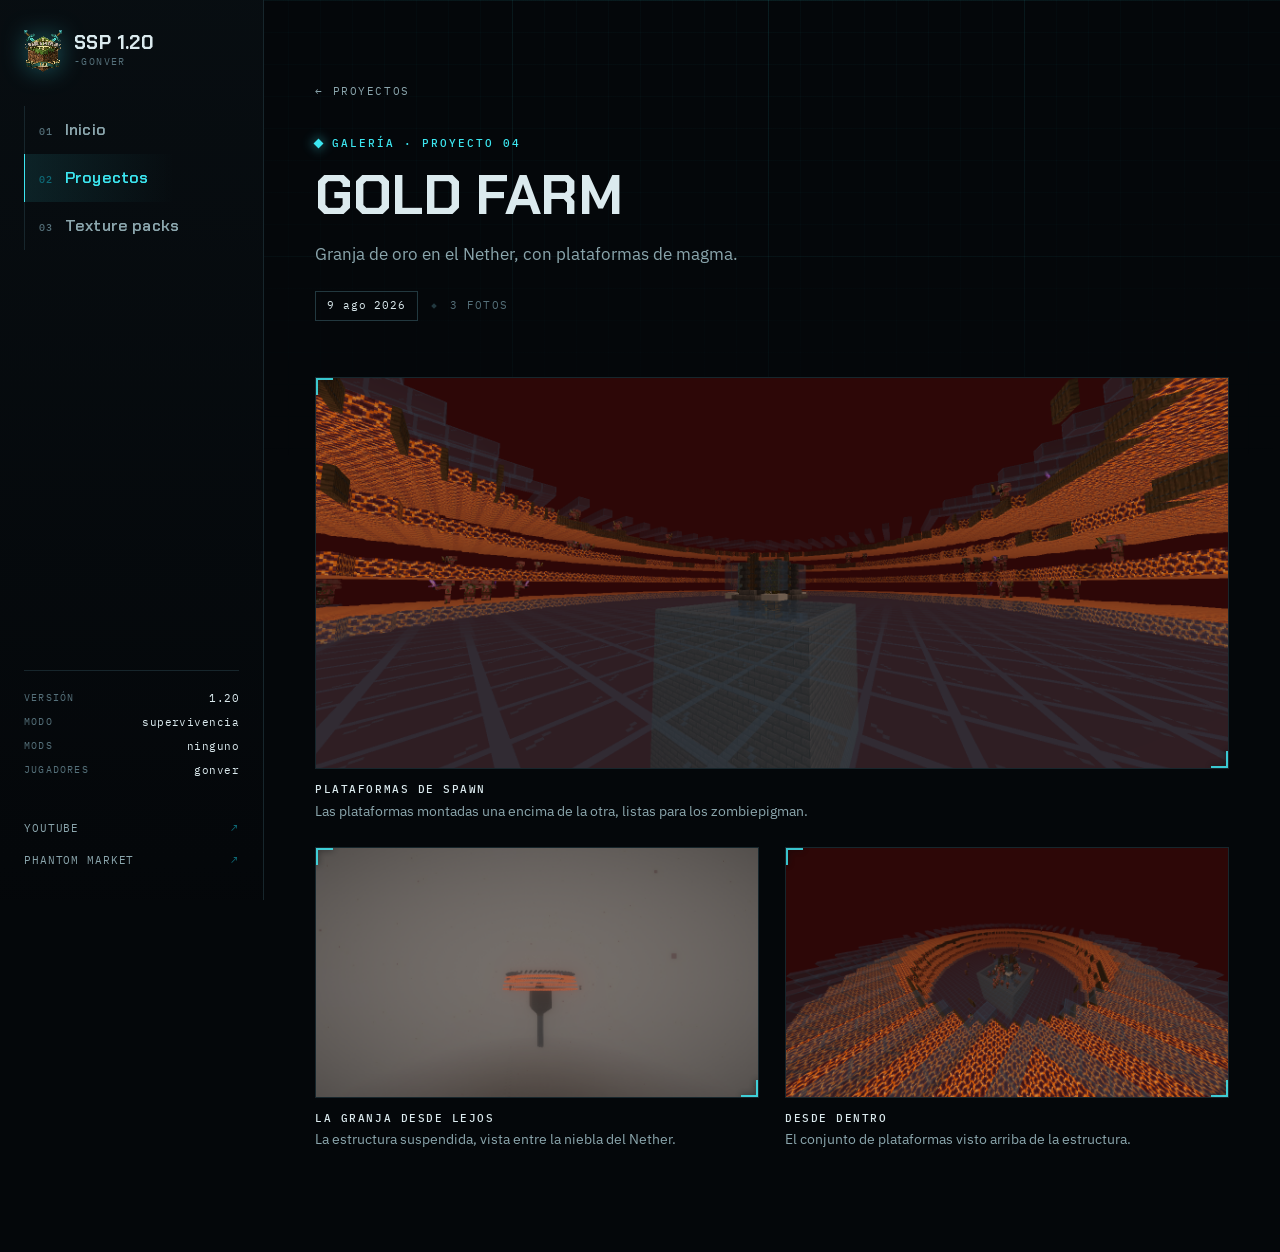
<file: proyectos/gold/index.html>
<!DOCTYPE html>
<html lang="es">
<head>
<meta charset="utf-8">
<meta name="viewport" content="width=device-width, initial-scale=1">
<title>Gold Farm · gonver ssp</title>
<meta name="description" content="Galería de la Gold Farm: granja de oro en el Nether, con plataformas de magma suspendidas.">
<link rel="icon" href="../../contenido/SSP%201.20.png">
<link rel="preconnect" href="https://fonts.googleapis.com">
<link rel="preconnect" href="https://fonts.gstatic.com" crossorigin>
<link rel="stylesheet" href="https://fonts.googleapis.com/css2?family=Chakra+Petch:wght@500;600;700&family=IBM+Plex+Mono:wght@400;500;600&family=IBM+Plex+Sans:wght@400;500;600&display=swap">
<link rel="stylesheet" href="../../css/main.css">
</head>

<body>

<a class="skip" href="#contenido">Saltar al contenido</a>

<header class="rail">
    <a class="rail-brand" href="../../">
        <img class="rail-emblem" src="../../contenido/SSP%201.20.png" alt="">
        <span class="rail-id">
            <span class="rail-name">SSP 1.20</span>
            <span class="rail-sub">-gonver</span>
        </span>
    </a>

    <nav class="rail-nav" aria-label="Secciones">
        <a class="rail-link" href="../../"><span class="rail-idx">01</span>Inicio</a>
        <a class="rail-link" href="../p-index.html" aria-current="page"><span class="rail-idx">02</span>Proyectos</a>
        <a class="rail-link" href="../../packs/tp-index.html"><span class="rail-idx">03</span>Texture packs</a>
    </nav>

    <dl class="rail-state">
        <div class="state-row"><dt>versión</dt><dd>1.20</dd></div>
        <div class="state-row"><dt>modo</dt><dd>supervivencia</dd></div>
        <div class="state-row"><dt>mods</dt><dd>ninguno</dd></div>
        <div class="state-row"><dt>jugadores</dt><dd>gonver</dd></div>
    </dl>

    <div class="rail-out">
        <a class="out-link" href="https://www.youtube.com/@gonverYT" target="_blank" rel="noopener noreferrer">YouTube<span class="out-arrow">↗</span></a>
        <a class="out-link" href="https://market.phantom-node.com/profile/gonver" target="_blank" rel="noopener noreferrer">Phantom Market<span class="out-arrow">↗</span></a>
    </div>
</header>

<div class="root" id="contenido">
    <main class="page gallery">

        <a class="back" href="../p-index.html"><span class="back-arrow">←</span>Proyectos</a>

        <header class="head">
            <p class="eyebrow"><span class="eyebrow-tick"></span>Galería · proyecto 04</p>
            <h1 class="page-title">Gold Farm</h1>
            <p class="page-lead">Granja de oro en el Nether, con plataformas de magma.</p>
            <p class="meta">
                <time class="pill" datetime="2026-08-09">9 ago 2026</time>
                <span class="meta-dot"></span>
                <span class="meta-txt">3 fotos</span>
            </p>
        </header>

        <section class="shots" id="fotos">
            <figure class="shot shot-wide">
                <a class="shot-link frame" href="#foto-1"><img class="shot-img" src="../../contenido/linia%20de%20tiempo/galeria/Gold%20farm1.png" alt="Plataformas de spawn de la granja de oro"><span class="shot-zoom">Ampliar</span></a>
                <figcaption class="shot-cap"><b>Plataformas de spawn</b>Las plataformas montadas una encima de la otra, listas para los zombiepigman.</figcaption>
            </figure>
            <figure class="shot">
                <a class="shot-link frame" href="#foto-2"><img class="shot-img" src="../../contenido/linia%20de%20tiempo/Gold%20farm.png" alt="La granja de oro vista de lejos entre la niebla del Nether"><span class="shot-zoom">Ampliar</span></a>
                <figcaption class="shot-cap"><b>La granja desde lejos</b>La estructura suspendida, vista entre la niebla del Nether.</figcaption>
            </figure>
            <figure class="shot">
                <a class="shot-link frame" href="#foto-3"><img class="shot-img" src="../../contenido/linia%20de%20tiempo/galeria/Gold%20farm2.png" alt="Interior de la granja de oro desde el centro"><span class="shot-zoom">Ampliar</span></a>
                <figcaption class="shot-cap"><b>Desde dentro</b>El conjunto de plataformas visto arriba de la estructura.</figcaption>
            </figure>
        </section>

        <div class="lb" id="foto-1"><a class="lb-bg" href="#fotos" aria-label="Cerrar la foto"></a><figure class="lb-fig"><img class="lb-img" src="../../contenido/linia%20de%20tiempo/galeria/Gold%20farm1.png" alt="Plataformas de spawn de la granja de oro"><figcaption class="lb-cap">Plataformas de spawn</figcaption></figure><a class="lb-x" href="#fotos">Cerrar ✕</a></div>
        <div class="lb" id="foto-2"><a class="lb-bg" href="#fotos" aria-label="Cerrar la foto"></a><figure class="lb-fig"><img class="lb-img" src="../../contenido/linia%20de%20tiempo/Gold%20farm.png" alt="La granja de oro vista de lejos entre la niebla del Nether"><figcaption class="lb-cap">La granja desde lejos</figcaption></figure><a class="lb-x" href="#fotos">Cerrar ✕</a></div>
        <div class="lb" id="foto-3"><a class="lb-bg" href="#fotos" aria-label="Cerrar la foto"></a><figure class="lb-fig"><img class="lb-img" src="../../contenido/linia%20de%20tiempo/galeria/Gold%20farm2.png" alt="Interior de la granja de oro desde el centro"><figcaption class="lb-cap">Desde dentro</figcaption></figure><a class="lb-x" href="#fotos">Cerrar ✕</a></div>

    </main>
</div>

</body>
</html>
</file>
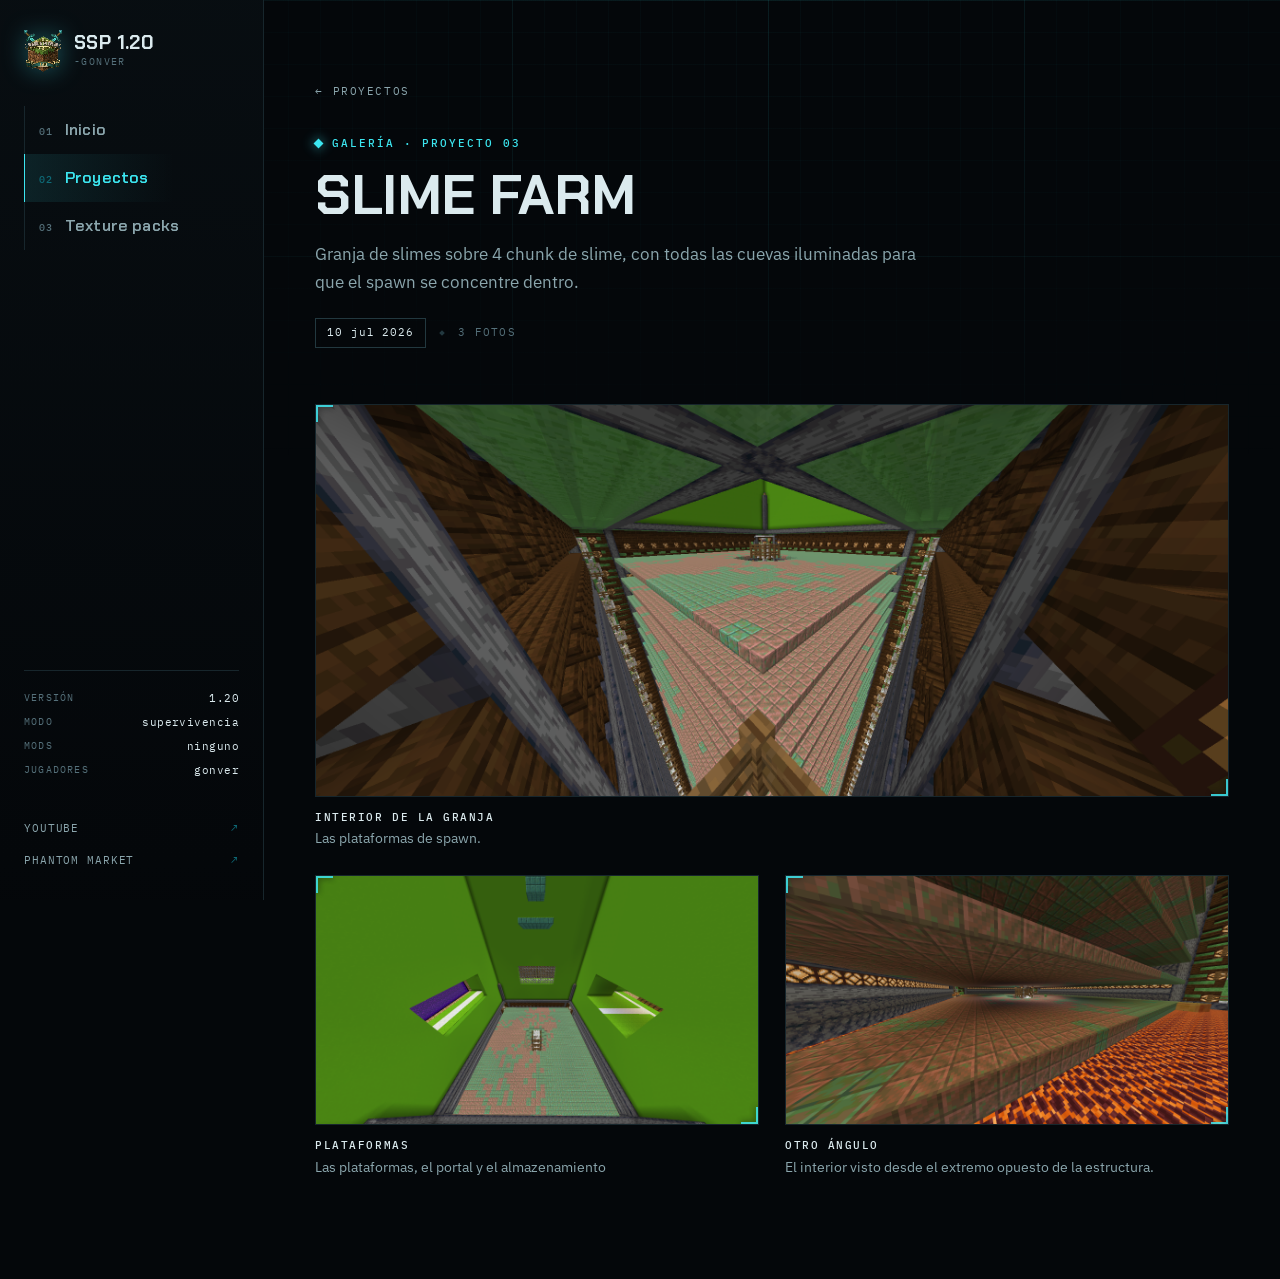
<file: proyectos/slime/index.html>
<!DOCTYPE html>
<html lang="es">
<head>
<meta charset="utf-8">
<meta name="viewport" content="width=device-width, initial-scale=1">
<title>Slime Farm · gonver ssp</title>
<meta name="description" content="Galería de la Slime Farm: granja de slimes sobre 4 chunks, con las cuevas iluminadas para concentrar el spawn.">
<link rel="icon" href="../../contenido/SSP%201.20.png">
<link rel="preconnect" href="https://fonts.googleapis.com">
<link rel="preconnect" href="https://fonts.gstatic.com" crossorigin>
<link rel="stylesheet" href="https://fonts.googleapis.com/css2?family=Chakra+Petch:wght@500;600;700&family=IBM+Plex+Mono:wght@400;500;600&family=IBM+Plex+Sans:wght@400;500;600&display=swap">
<link rel="stylesheet" href="../../css/main.css">
</head>

<body>

<a class="skip" href="#contenido">Saltar al contenido</a>

<header class="rail">
    <a class="rail-brand" href="../../">
        <img class="rail-emblem" src="../../contenido/SSP%201.20.png" alt="">
        <span class="rail-id">
            <span class="rail-name">SSP 1.20</span>
            <span class="rail-sub">-gonver</span>
        </span>
    </a>

    <nav class="rail-nav" aria-label="Secciones">
        <a class="rail-link" href="../../"><span class="rail-idx">01</span>Inicio</a>
        <a class="rail-link" href="../p-index.html" aria-current="page"><span class="rail-idx">02</span>Proyectos</a>
        <a class="rail-link" href="../../packs/tp-index.html"><span class="rail-idx">03</span>Texture packs</a>
    </nav>

    <dl class="rail-state">
        <div class="state-row"><dt>versión</dt><dd>1.20</dd></div>
        <div class="state-row"><dt>modo</dt><dd>supervivencia</dd></div>
        <div class="state-row"><dt>mods</dt><dd>ninguno</dd></div>
        <div class="state-row"><dt>jugadores</dt><dd>gonver</dd></div>
    </dl>

    <div class="rail-out">
        <a class="out-link" href="https://www.youtube.com/@gonverYT" target="_blank" rel="noopener noreferrer">YouTube<span class="out-arrow">↗</span></a>
        <a class="out-link" href="https://market.phantom-node.com/profile/gonver" target="_blank" rel="noopener noreferrer">Phantom Market<span class="out-arrow">↗</span></a>
    </div>
</header>

<div class="root" id="contenido">
    <main class="page gallery">

        <a class="back" href="../p-index.html"><span class="back-arrow">←</span>Proyectos</a>

        <header class="head">
            <p class="eyebrow"><span class="eyebrow-tick"></span>Galería · proyecto 03</p>
            <h1 class="page-title">Slime Farm</h1>
            <p class="page-lead">Granja de slimes sobre 4 chunk de slime, con todas las cuevas iluminadas para que el spawn se concentre dentro.</p>
            <p class="meta">
                <time class="pill" datetime="2026-07-10">10 jul 2026</time>
                <span class="meta-dot"></span>
                <span class="meta-txt">3 fotos</span>
            </p>
        </header>

        <section class="shots" id="fotos">
            <figure class="shot shot-wide">
                <a class="shot-link frame" href="#foto-1"><img class="shot-img" src="../../contenido/linia%20de%20tiempo/slime%20farm.png" alt="Interior de la granja de slimes"><span class="shot-zoom">Ampliar</span></a>
                <figcaption class="shot-cap"><b>Interior de la granja</b>Las plataformas de spawn.</figcaption>
            </figure>
            <figure class="shot">
                <a class="shot-link frame" href="#foto-2"><img class="shot-img" src="../../contenido/linia%20de%20tiempo/galeria/slime%20farm1.png" alt="Plataformas verdes de la granja de slimes"><span class="shot-zoom">Ampliar</span></a>
                <figcaption class="shot-cap"><b>Plataformas</b>Las plataformas, el portal y el almazenamiento</figcaption>
            </figure>
            <figure class="shot">
                <a class="shot-link frame" href="#foto-3"><img class="shot-img" src="../../contenido/linia%20de%20tiempo/galeria/slime%20farm2.png" alt="Interior de la granja de slimes desde el otro extremo"><span class="shot-zoom">Ampliar</span></a>
                <figcaption class="shot-cap"><b>Otro ángulo</b>El interior visto desde el extremo opuesto de la estructura.</figcaption>
            </figure>
        </section>

        <div class="lb" id="foto-1"><a class="lb-bg" href="#fotos" aria-label="Cerrar la foto"></a><figure class="lb-fig"><img class="lb-img" src="../../contenido/linia%20de%20tiempo/slime%20farm.png" alt="Interior de la granja de slimes"><figcaption class="lb-cap">Interior de la granja</figcaption></figure><a class="lb-x" href="#fotos">Cerrar ✕</a></div>
        <div class="lb" id="foto-2"><a class="lb-bg" href="#fotos" aria-label="Cerrar la foto"></a><figure class="lb-fig"><img class="lb-img" src="../../contenido/linia%20de%20tiempo/galeria/slime%20farm1.png" alt="Plataformas verdes de la granja de slimes"><figcaption class="lb-cap">Plataformas</figcaption></figure><a class="lb-x" href="#fotos">Cerrar ✕</a></div>
        <div class="lb" id="foto-3"><a class="lb-bg" href="#fotos" aria-label="Cerrar la foto"></a><figure class="lb-fig"><img class="lb-img" src="../../contenido/linia%20de%20tiempo/galeria/slime%20farm2.png" alt="Interior de la granja de slimes desde el otro extremo"><figcaption class="lb-cap">Otro ángulo</figcaption></figure><a class="lb-x" href="#fotos">Cerrar ✕</a></div>

    </main>
</div>

</body>
</html>
</file>
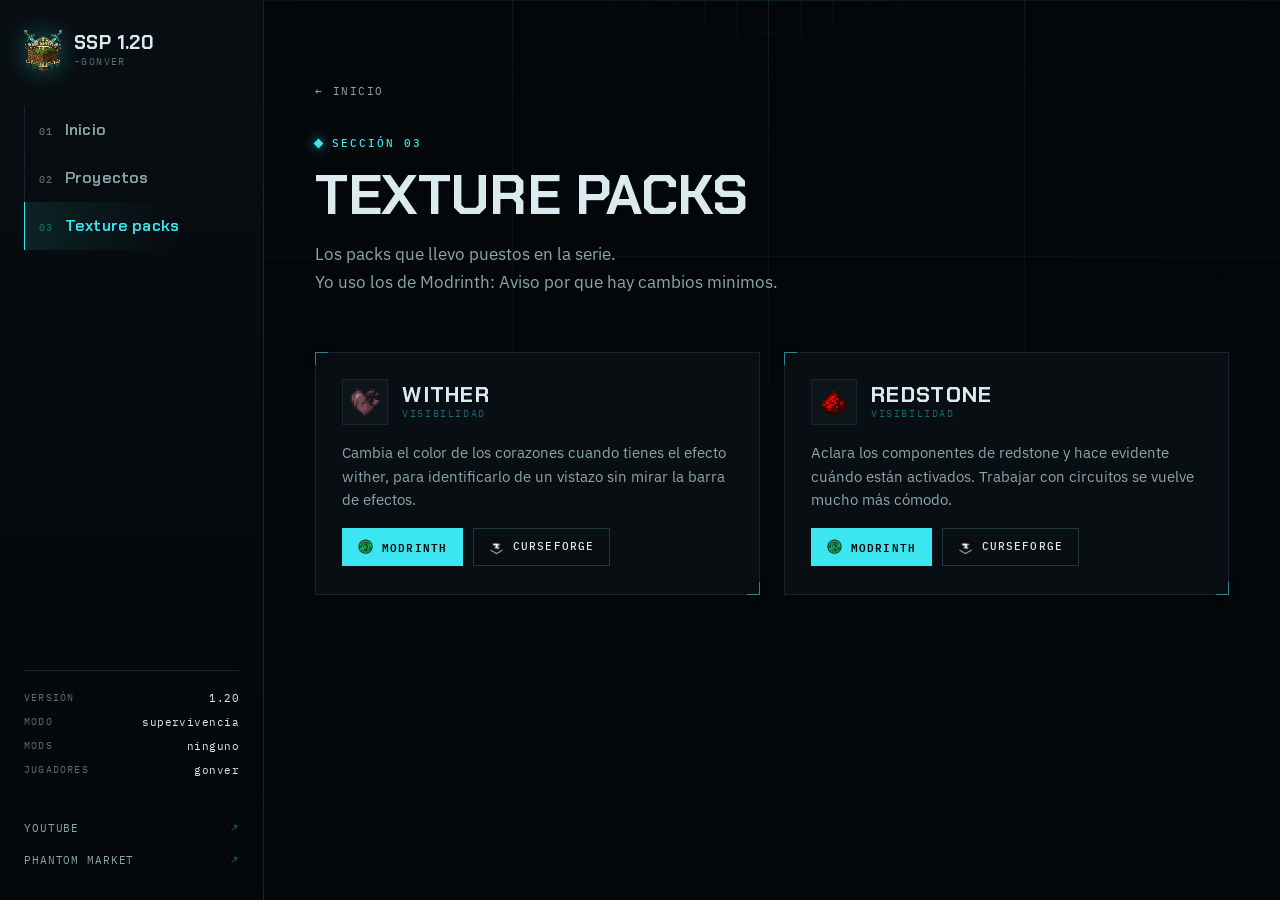
<file: packs/tp-index.html>
<!DOCTYPE html>
<html lang="es">
<head>
<meta charset="utf-8">
<meta name="viewport" content="width=device-width, initial-scale=1">
<title>Texture packs · gonver ssp</title>
<meta name="description" content="Los texture packs que gonver lleva puestos en la serie, con sus enlaces de descarga en Modrinth y CurseForge.">
<link rel="icon" href="../contenido/SSP%201.20.png">
<link rel="preconnect" href="https://fonts.googleapis.com">
<link rel="preconnect" href="https://fonts.gstatic.com" crossorigin>
<link rel="stylesheet" href="https://fonts.googleapis.com/css2?family=Chakra+Petch:wght@500;600;700&family=IBM+Plex+Mono:wght@400;500;600&family=IBM+Plex+Sans:wght@400;500;600&display=swap">
<link rel="stylesheet" href="../css/main.css">
</head>

<body>

<a class="skip" href="#contenido">Saltar al contenido</a>

<header class="rail">
    <a class="rail-brand" href="../">
        <img class="rail-emblem" src="../contenido/SSP%201.20.png" alt="">
        <span class="rail-id">
            <span class="rail-name">SSP 1.20</span>
            <span class="rail-sub">-gonver</span>
        </span>
    </a>

    <nav class="rail-nav" aria-label="Secciones">
        <a class="rail-link" href="../"><span class="rail-idx">01</span>Inicio</a>
        <a class="rail-link" href="../proyectos/p-index.html"><span class="rail-idx">02</span>Proyectos</a>
        <a class="rail-link" href="tp-index.html" aria-current="page"><span class="rail-idx">03</span>Texture packs</a>
    </nav>

    <dl class="rail-state">
        <div class="state-row"><dt>versión</dt><dd>1.20</dd></div>
        <div class="state-row"><dt>modo</dt><dd>supervivencia</dd></div>
        <div class="state-row"><dt>mods</dt><dd>ninguno</dd></div>
        <div class="state-row"><dt>jugadores</dt><dd>gonver</dd></div>
    </dl>

    <div class="rail-out">
        <a class="out-link" href="https://www.youtube.com/@gonverYT" target="_blank" rel="noopener noreferrer">YouTube<span class="out-arrow">↗</span></a>
        <a class="out-link" href="https://market.phantom-node.com/profile/gonver" target="_blank" rel="noopener noreferrer">Phantom Market<span class="out-arrow">↗</span></a>
    </div>
</header>

<div class="root" id="contenido">
    <main class="page">

        <a class="back" href="../"><span class="back-arrow">←</span>Inicio</a>

        <header class="head">
            <p class="eyebrow"><span class="eyebrow-tick"></span>Sección 03</p>
            <h1 class="page-title">Texture packs</h1>
            <p class="page-lead">Los packs que llevo puestos en la serie.<br>Yo uso los de Modrinth: Aviso por que hay cambios minimos.</p>
        </header>

        <section class="packs">

            <article class="pack frame">
                <div class="pack-head">
                    <img class="pack-icon" src="../contenido/wither.png" alt="">
                    <div>
                        <h2 class="pack-name">Wither</h2>
                        <p class="pack-tag">Visibilidad</p>
                    </div>
                </div>
                <p class="pack-desc">Cambia el color de los corazones cuando tienes el efecto wither, para identificarlo de un vistazo sin mirar la barra de efectos.</p>
                <div class="pack-links">
                    <a class="btn btn-primary btn-sm" href="https://modrinth.com/resourcepack/devs-better-wither-hearts" target="_blank" rel="noopener noreferrer"><img class="btn-ico" src="../contenido/modrinth.png" alt="">Modrinth</a>
                    <a class="btn btn-line btn-sm" href="https://www.curseforge.com/minecraft/texture-packs/devs-better-wither-hearts" target="_blank" rel="noopener noreferrer"><img class="btn-ico" src="../contenido/cf.png" alt="">CurseForge</a>
                </div>
            </article>

            <article class="pack frame">
                <div class="pack-head">
                    <img class="pack-icon" src="../contenido/rs.png" alt="">
                    <div>
                        <h2 class="pack-name">Redstone</h2>
                        <p class="pack-tag">Visibilidad</p>
                    </div>
                </div>
                <p class="pack-desc">Aclara los componentes de redstone y hace evidente cuándo están activados. Trabajar con circuitos se vuelve mucho más cómodo.</p>
                <div class="pack-links">
                    <a class="btn btn-primary btn-sm" href="https://modrinth.com/resourcepack/xk-redstone-display" target="_blank" rel="noopener noreferrer"><img class="btn-ico" src="../contenido/modrinth.png" alt="">Modrinth</a>
                    <a class="btn btn-line btn-sm" href="https://www.curseforge.com/minecraft/texture-packs/xekr-redstone-display" target="_blank" rel="noopener noreferrer"><img class="btn-ico" src="../contenido/cf.png" alt="">CurseForge</a>
                </div>
            </article>

        </section>

    </main>
</div>

</body>
</html>
</file>
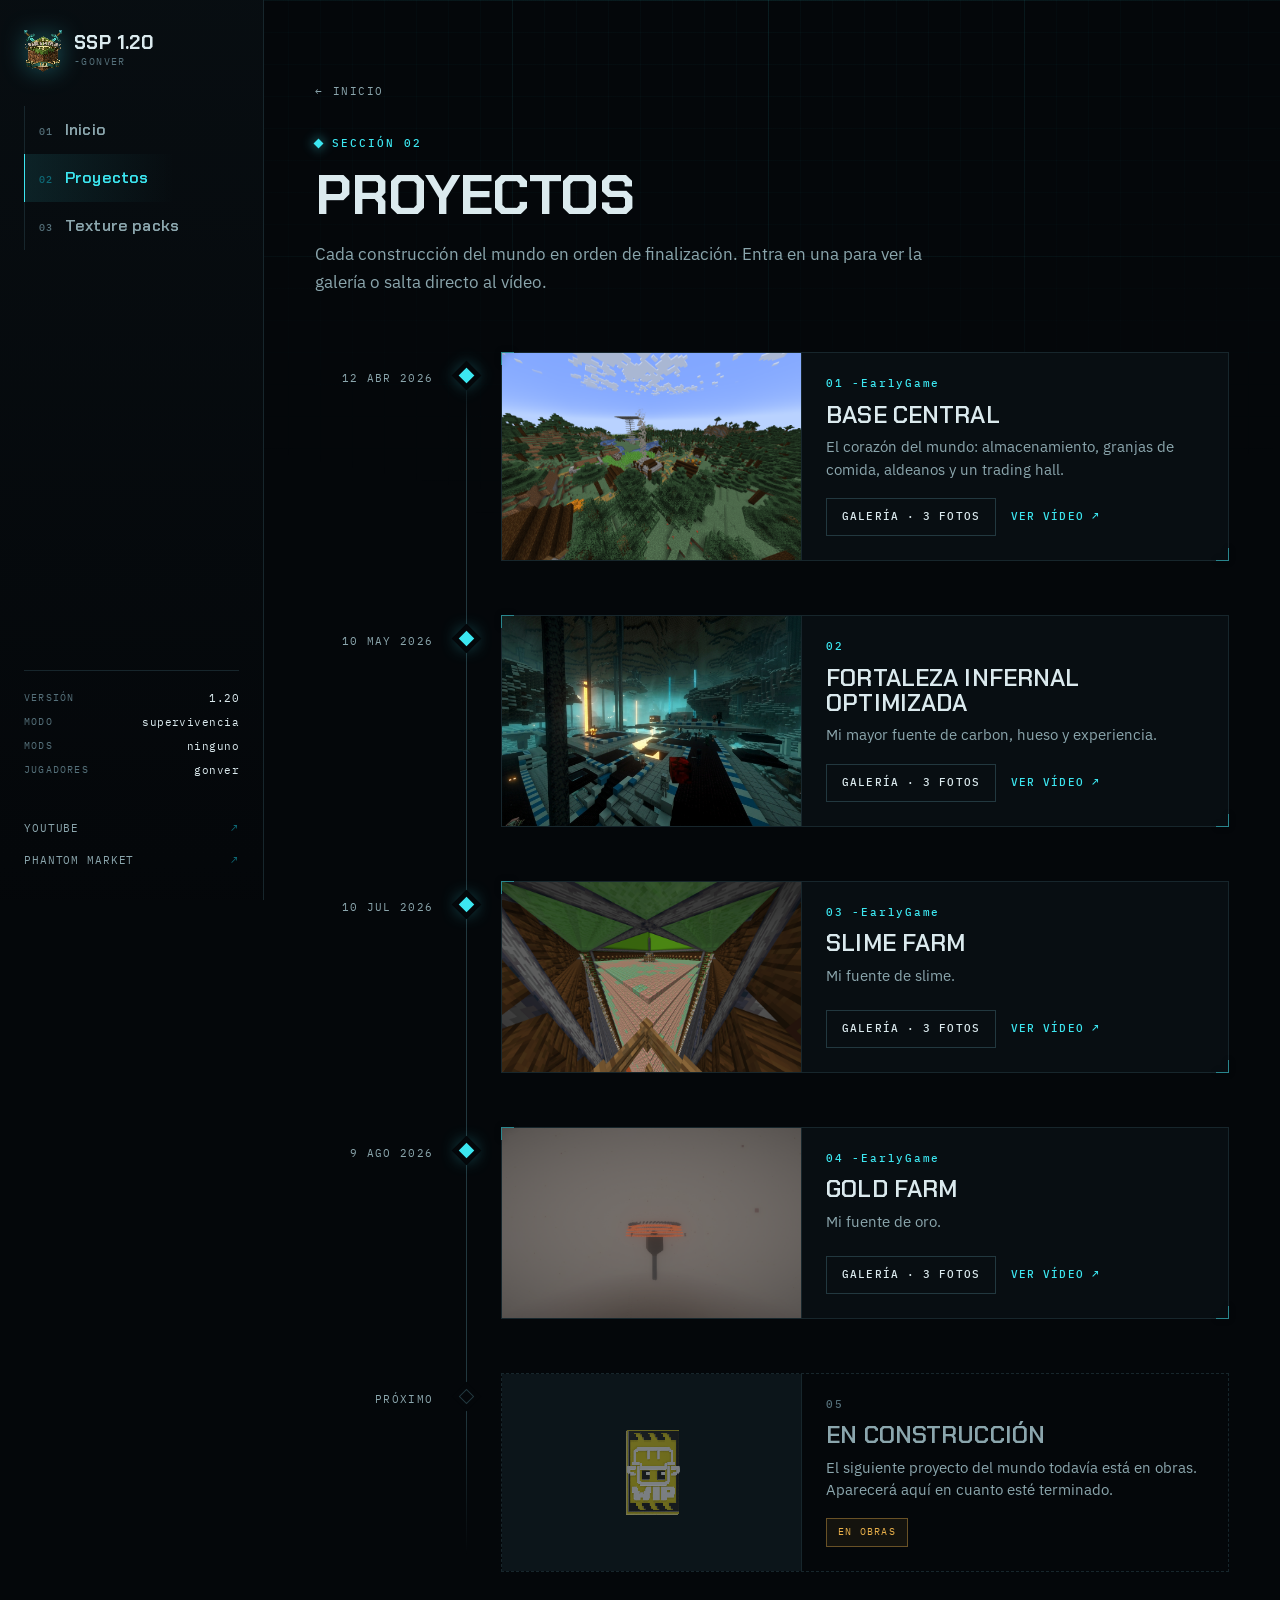
<file: proyectos/p-index.html>
<!DOCTYPE html>
<html lang="es">
<head>
<meta charset="utf-8">
<meta name="viewport" content="width=device-width, initial-scale=1">
<title>Proyectos · gonver ssp</title>
<meta name="description" content="Línea de tiempo del mundo de gonver: cada construcción en orden de finalización, con su galería y su vídeo.">
<link rel="icon" href="../contenido/SSP%201.20.png">
<link rel="preconnect" href="https://fonts.googleapis.com">
<link rel="preconnect" href="https://fonts.gstatic.com" crossorigin>
<link rel="stylesheet" href="https://fonts.googleapis.com/css2?family=Chakra+Petch:wght@500;600;700&family=IBM+Plex+Mono:wght@400;500;600&family=IBM+Plex+Sans:wght@400;500;600&display=swap">
<link rel="stylesheet" href="../css/main.css">
</head>

<body>

<a class="skip" href="#contenido">Saltar al contenido</a>

<header class="rail">
    <a class="rail-brand" href="../">
        <img class="rail-emblem" src="../contenido/SSP%201.20.png" alt="">
        <span class="rail-id">
            <span class="rail-name">SSP 1.20</span>
            <span class="rail-sub">-gonver</span>
        </span>
    </a>

    <nav class="rail-nav" aria-label="Secciones">
        <a class="rail-link" href="../"><span class="rail-idx">01</span>Inicio</a>
        <a class="rail-link" href="p-index.html" aria-current="page"><span class="rail-idx">02</span>Proyectos</a>
        <a class="rail-link" href="../packs/tp-index.html"><span class="rail-idx">03</span>Texture packs</a>
    </nav>

    <dl class="rail-state">
        <div class="state-row"><dt>versión</dt><dd>1.20</dd></div>
        <div class="state-row"><dt>modo</dt><dd>supervivencia</dd></div>
        <div class="state-row"><dt>mods</dt><dd>ninguno</dd></div>
        <div class="state-row"><dt>jugadores</dt><dd>gonver</dd></div>
    </dl>

    <div class="rail-out">
        <a class="out-link" href="https://www.youtube.com/@gonverYT" target="_blank" rel="noopener noreferrer">YouTube<span class="out-arrow">↗</span></a>
        <a class="out-link" href="https://market.phantom-node.com/profile/gonver" target="_blank" rel="noopener noreferrer">Phantom Market<span class="out-arrow">↗</span></a>
    </div>
</header>

<div class="root" id="contenido">
    <main class="page">

        <a class="back" href="../"><span class="back-arrow">←</span>Inicio</a>

        <header class="head">
            <p class="eyebrow"><span class="eyebrow-tick"></span>Sección 02</p>
            <h1 class="page-title">Proyectos</h1>
            <p class="page-lead">Cada construcción del mundo en orden de finalización. Entra en una para ver la galería o salta directo al vídeo.</p>
        </header>

        <!-- Una parada por proyecto, en orden de finalización. La obra en
             curso cierra la lista: sin fecha, sin galería y sin retícula. -->
        <ol class="timeline">

            <li class="tl">
                <div class="tl-mark">
                    <span class="tl-dot"></span>
                    <time class="tl-date" datetime="2026-04-12">12 abr 2026</time>
                </div>
                <article class="tl-card frame">
                    <a class="tl-media" href="base/b-index.html"><img class="tl-img" src="../contenido/linia%20de%20tiempo/base.png" alt="Vista general de la base central"></a>
                    <div class="tl-body">
                        <p class="tl-num">01 -EarlyGame</p>
                        <h2 class="tl-title"><a href="base/b-index.html">Base Central</a></h2>
                        <p class="tl-desc">El corazón del mundo: almacenamiento, granjas de comida, aldeanos y un trading hall.</p>
                        <p class="tl-links">
                            <a class="btn btn-line btn-sm" href="base/b-index.html">Galería · 3 fotos</a>
                            <a class="btn btn-ghost btn-sm" href="https://youtu.be/cXO41NqHXOk?si=hvbw87YNsEd48-XX" target="_blank" rel="noopener noreferrer">Ver vídeo ↗</a>
                        </p>
                    </div>
                </article>
            </li>

            <li class="tl">
                <div class="tl-mark">
                    <span class="tl-dot"></span>
                    <time class="tl-date" datetime="2026-05-10">10 may 2026</time>
                </div>
                <article class="tl-card frame">
                    <a class="tl-media" href="fortaleza/f-index.html"><img class="tl-img" src="../contenido/linia%20de%20tiempo/Fortaleza%20Infernal%20Optimizada.png" alt="Interior de la fortaleza infernal optimizada"></a>
                    <div class="tl-body">
                        <p class="tl-num">02</p>
                        <h2 class="tl-title"><a href="fortaleza/f-index.html">Fortaleza Infernal Optimizada</a></h2>
                        <p class="tl-desc">Mi mayor fuente de carbon, hueso y experiencia.</p>
                        <p class="tl-links">
                            <a class="btn btn-line btn-sm" href="fortaleza/f-index.html">Galería · 3 fotos</a>
                            <a class="btn btn-ghost btn-sm" href="https://youtu.be/k6vbQ9m7YJo?si=BGniCaydUdzbzsnK" target="_blank" rel="noopener noreferrer">Ver vídeo ↗</a>
                        </p>
                    </div>
                </article>
            </li>

            <li class="tl">
                <div class="tl-mark">
                    <span class="tl-dot"></span>
                    <time class="tl-date" datetime="2026-07-10">10 jul 2026</time>
                </div>
                <article class="tl-card frame">
                    <a class="tl-media" href="slime/s-index.html"><img class="tl-img" src="../contenido/linia%20de%20tiempo/slime%20farm.png" alt="Interior de la granja de slimes"></a>
                    <div class="tl-body">
                        <p class="tl-num">03 -EarlyGame</p>
                        <h2 class="tl-title"><a href="slime/s-index.html">Slime Farm</a></h2>
                        <p class="tl-desc">Mi fuente de slime.</p>
                        <p class="tl-links">
                            <a class="btn btn-line btn-sm" href="slime/s-index.html">Galería · 3 fotos</a>
                            <a class="btn btn-ghost btn-sm" href="https://youtu.be/tZL-htTrhRc?si=D2zq52OIUT_9Ka9w" target="_blank" rel="noopener noreferrer">Ver vídeo ↗</a>
                        </p>
                    </div>
                </article>
            </li>

            <li class="tl">
                <div class="tl-mark">
                    <span class="tl-dot"></span>
                    <time class="tl-date" datetime="2026-08-09">9 ago 2026</time>
                </div>
                <article class="tl-card frame">
                    <a class="tl-media" href="gold/g-index.html"><img class="tl-img" src="../contenido/linia%20de%20tiempo/Gold%20farm.png" alt="Plataformas de la granja de oro en el Nether"></a>
                    <div class="tl-body">
                        <p class="tl-num">04 -EarlyGame</p>
                        <h2 class="tl-title"><a href="gold/g-index.html">Gold Farm</a></h2>
                        <p class="tl-desc">Mi fuente de oro.</p>
                        <p class="tl-links">
                            <a class="btn btn-line btn-sm" href="gold/g-index.html">Galería · 3 fotos</a>
                            <a class="btn btn-ghost btn-sm" href="https://youtu.be/tZL-htTrhRc?si=D2zq52OIUT_9Ka9w" target="_blank" rel="noopener noreferrer">Ver vídeo ↗</a>
                        </p>
                    </div>
                </article>
            </li>

            <li class="tl tl-next">
                <div class="tl-mark">
                    <span class="tl-dot tl-dot-open"></span>
                    <time class="tl-date">próximo</time>
                </div>
                <article class="tl-card">
                    <div class="tl-media tl-media-wip"><img class="tl-wip" src="../contenido/wip.png" alt=""></div>
                    <div class="tl-body">
                        <p class="tl-num tl-num-open">05</p>
                        <h2 class="tl-title">En construcción</h2>
                        <p class="tl-desc">El siguiente proyecto del mundo todavía está en obras. Aparecerá aquí en cuanto esté terminado.</p>
                        <p class="tl-links"><span class="pill pill-wip">En obras</span></p>
                    </div>
                </article>
            </li>

        </ol>

    </main>
</div>

</body>
</html>
</file>
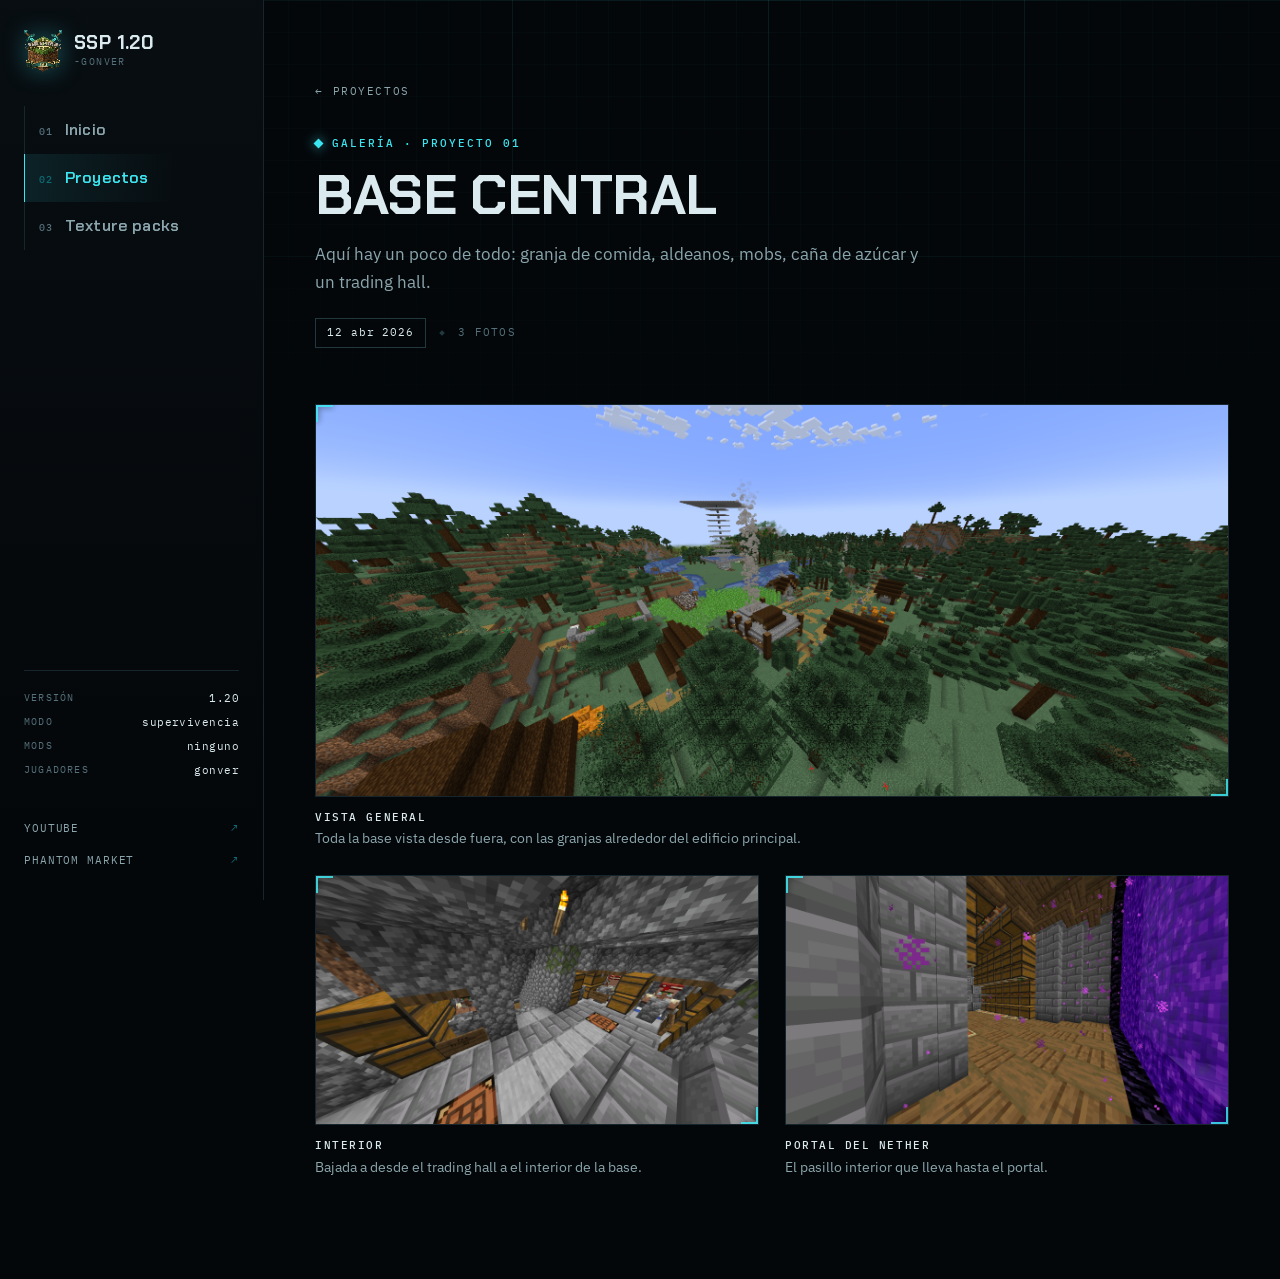
<file: proyectos/base/b-index.html>
<!DOCTYPE html>
<html lang="es">
<head>
<meta charset="utf-8">
<meta name="viewport" content="width=device-width, initial-scale=1">
<title>Base Central · gonver ssp</title>
<meta name="description" content="Galería de la Base Central: almacenamiento, granjas de comida, aldeanos y un trading hall.">
<link rel="icon" href="../../contenido/SSP%201.20.png">
<link rel="preconnect" href="https://fonts.googleapis.com">
<link rel="preconnect" href="https://fonts.gstatic.com" crossorigin>
<link rel="stylesheet" href="https://fonts.googleapis.com/css2?family=Chakra+Petch:wght@500;600;700&family=IBM+Plex+Mono:wght@400;500;600&family=IBM+Plex+Sans:wght@400;500;600&display=swap">
<link rel="stylesheet" href="../../css/main.css">
</head>

<body>

<a class="skip" href="#contenido">Saltar al contenido</a>

<header class="rail">
    <a class="rail-brand" href="../../">
        <img class="rail-emblem" src="../../contenido/SSP%201.20.png" alt="">
        <span class="rail-id">
            <span class="rail-name">SSP 1.20</span>
            <span class="rail-sub">-gonver</span>
        </span>
    </a>

    <!-- Las galerías cuelgan de Proyectos, así que dejan encendida su pestaña. -->
    <nav class="rail-nav" aria-label="Secciones">
        <a class="rail-link" href="../../"><span class="rail-idx">01</span>Inicio</a>
        <a class="rail-link" href="../p-index.html" aria-current="page"><span class="rail-idx">02</span>Proyectos</a>
        <a class="rail-link" href="../../packs/tp-index.html"><span class="rail-idx">03</span>Texture packs</a>
    </nav>

    <dl class="rail-state">
        <div class="state-row"><dt>versión</dt><dd>1.20</dd></div>
        <div class="state-row"><dt>modo</dt><dd>supervivencia</dd></div>
        <div class="state-row"><dt>mods</dt><dd>ninguno</dd></div>
        <div class="state-row"><dt>jugadores</dt><dd>gonver</dd></div>
    </dl>

    <div class="rail-out">
        <a class="out-link" href="https://www.youtube.com/@gonverYT" target="_blank" rel="noopener noreferrer">YouTube<span class="out-arrow">↗</span></a>
        <a class="out-link" href="https://market.phantom-node.com/profile/gonver" target="_blank" rel="noopener noreferrer">Phantom Market<span class="out-arrow">↗</span></a>
    </div>
</header>

<div class="root" id="contenido">
    <main class="page">

        <a class="back" href="../p-index.html"><span class="back-arrow">←</span>Proyectos</a>

        <header class="head">
            <p class="eyebrow"><span class="eyebrow-tick"></span>Galería · proyecto 01</p>
            <h1 class="page-title">Base Central</h1>
            <p class="page-lead">Aquí hay un poco de todo: granja de comida, aldeanos, mobs, caña de azúcar y un trading hall.</p>
            <p class="meta">
                <time class="pill" datetime="2026-04-12">12 abr 2026</time>
                <span class="meta-dot"></span>
                <span class="meta-txt">3 fotos</span>
            </p>
        </header>

        <section class="shots" id="fotos">
            <figure class="shot shot-wide">
                <a class="shot-link frame" href="#foto-1"><img class="shot-img" src="../../contenido/linia%20de%20tiempo/base.png" alt="Vista general de la base central al atardecer"><span class="shot-zoom">Ampliar</span></a>
                <figcaption class="shot-cap"><b>Vista general</b>Toda la base vista desde fuera, con las granjas alrededor del edificio principal.</figcaption>
            </figure>
            <figure class="shot">
                <a class="shot-link frame" href="#foto-2"><img class="shot-img" src="../../contenido/linia%20de%20tiempo/galeria/base1.png" alt="Interior de piedra de la base"><span class="shot-zoom">Ampliar</span></a>
                <figcaption class="shot-cap"><b>Interior</b>Bajada a desde el trading hall a el interior de la base.</figcaption>
            </figure>
            <figure class="shot">
                <a class="shot-link frame" href="#foto-3"><img class="shot-img" src="../../contenido/linia%20de%20tiempo/galeria/base2.png" alt="Pasillo de la base con el portal del Nether"><span class="shot-zoom">Ampliar</span></a>
                <figcaption class="shot-cap"><b>Portal del Nether</b>El pasillo interior que lleva hasta el portal.</figcaption>
            </figure>
        </section>

        <!-- Los visores existen siempre, ocultos; `:target` enseña el que toca.
             Al cerrarse vuelven a #fotos, la rejilla de arriba. -->
        <div class="lb" id="foto-1"><a class="lb-bg" href="#fotos" aria-label="Cerrar la foto"></a><figure class="lb-fig"><img class="lb-img" src="../../contenido/linia%20de%20tiempo/base.png" alt="Vista general de la base central al atardecer"><figcaption class="lb-cap">Vista general de la base</figcaption></figure><a class="lb-x" href="#fotos">Cerrar ✕</a></div>
        <div class="lb" id="foto-2"><a class="lb-bg" href="#fotos" aria-label="Cerrar la foto"></a><figure class="lb-fig"><img class="lb-img" src="../../contenido/linia%20de%20tiempo/galeria/base1.png" alt="Interior de piedra de la base"><figcaption class="lb-cap">Interior</figcaption></figure><a class="lb-x" href="#fotos">Cerrar ✕</a></div>
        <div class="lb" id="foto-3"><a class="lb-bg" href="#fotos" aria-label="Cerrar la foto"></a><figure class="lb-fig"><img class="lb-img" src="../../contenido/linia%20de%20tiempo/galeria/base2.png" alt="Pasillo de la base con el portal del Nether"><figcaption class="lb-cap">Portal del Nether</figcaption></figure><a class="lb-x" href="#fotos">Cerrar ✕</a></div>

    </main>
</div>

</body>
</html>
</file>
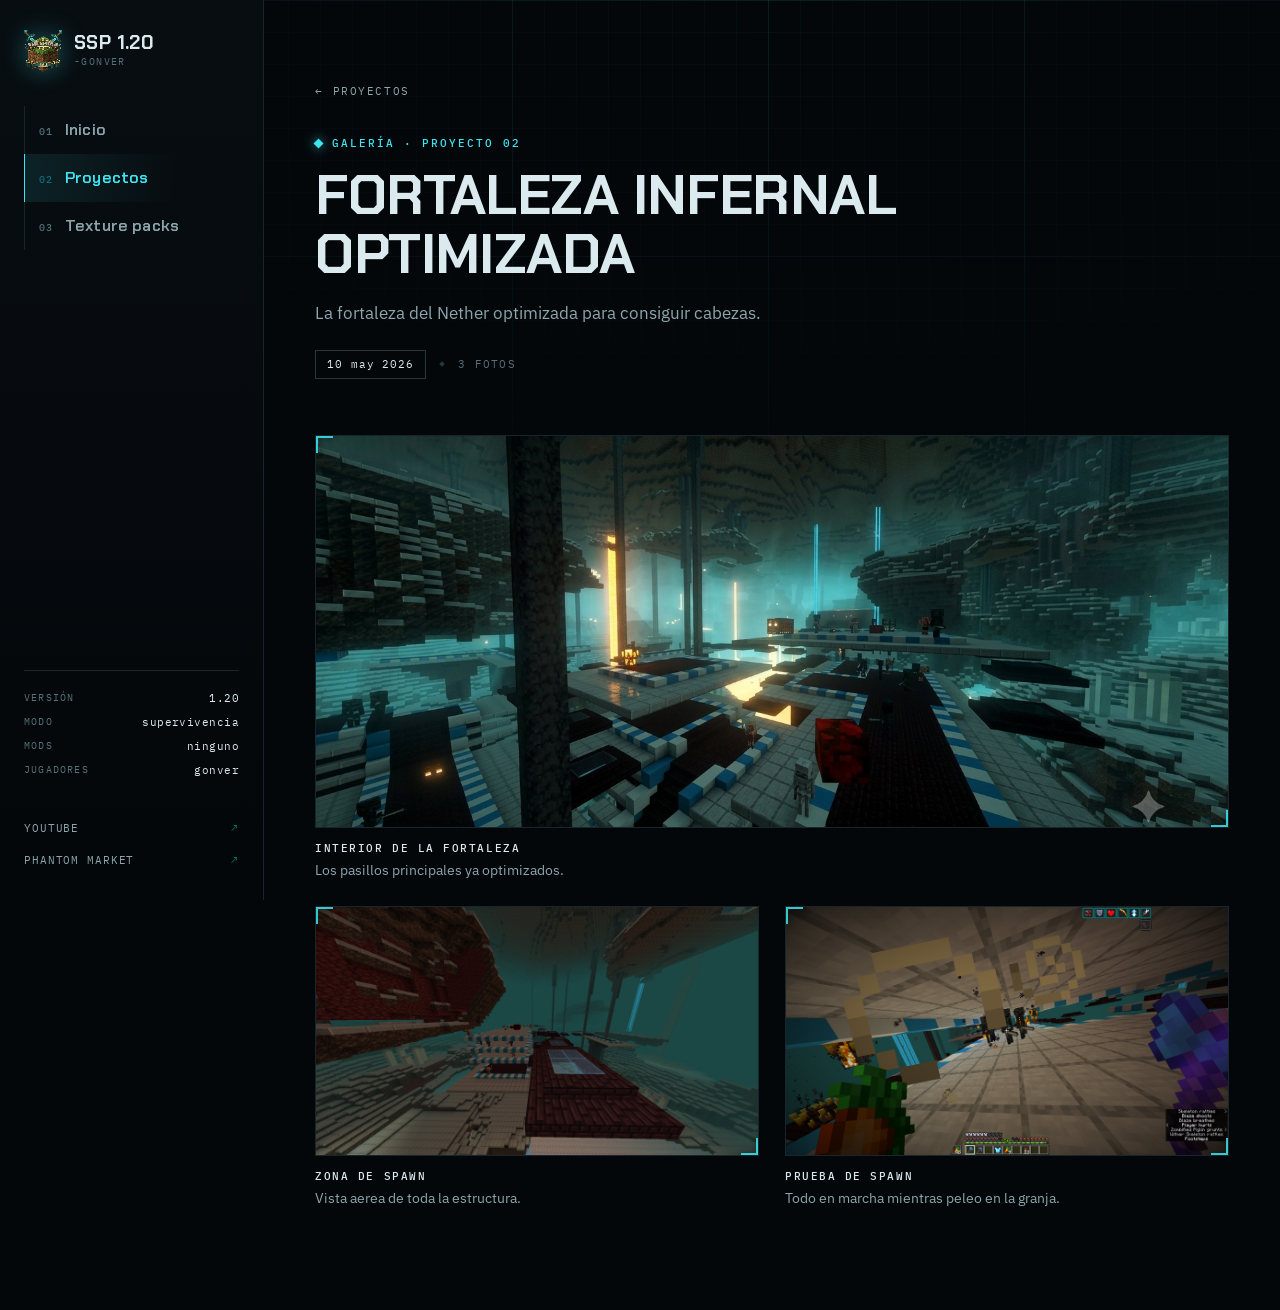
<file: proyectos/fortaleza/f-index.html>
<!DOCTYPE html>
<html lang="es">
<head>
<meta charset="utf-8">
<meta name="viewport" content="width=device-width, initial-scale=1">
<title>Fortaleza Infernal Optimizada · gonver ssp</title>
<meta name="description" content="Galería de la Fortaleza Infernal Optimizada: la mayor fuente de carbón, hueso y experiencia del mundo.">
<link rel="icon" href="../../contenido/SSP%201.20.png">
<link rel="preconnect" href="https://fonts.googleapis.com">
<link rel="preconnect" href="https://fonts.gstatic.com" crossorigin>
<link rel="stylesheet" href="https://fonts.googleapis.com/css2?family=Chakra+Petch:wght@500;600;700&family=IBM+Plex+Mono:wght@400;500;600&family=IBM+Plex+Sans:wght@400;500;600&display=swap">
<link rel="stylesheet" href="../../css/main.css">
</head>

<body>

<a class="skip" href="#contenido">Saltar al contenido</a>

<header class="rail">
    <a class="rail-brand" href="../../">
        <img class="rail-emblem" src="../../contenido/SSP%201.20.png" alt="">
        <span class="rail-id">
            <span class="rail-name">SSP 1.20</span>
            <span class="rail-sub">-gonver</span>
        </span>
    </a>

    <nav class="rail-nav" aria-label="Secciones">
        <a class="rail-link" href="../../"><span class="rail-idx">01</span>Inicio</a>
        <a class="rail-link" href="../p-index.html" aria-current="page"><span class="rail-idx">02</span>Proyectos</a>
        <a class="rail-link" href="../../packs/tp-index.html"><span class="rail-idx">03</span>Texture packs</a>
    </nav>

    <dl class="rail-state">
        <div class="state-row"><dt>versión</dt><dd>1.20</dd></div>
        <div class="state-row"><dt>modo</dt><dd>supervivencia</dd></div>
        <div class="state-row"><dt>mods</dt><dd>ninguno</dd></div>
        <div class="state-row"><dt>jugadores</dt><dd>gonver</dd></div>
    </dl>

    <div class="rail-out">
        <a class="out-link" href="https://www.youtube.com/@gonverYT" target="_blank" rel="noopener noreferrer">YouTube<span class="out-arrow">↗</span></a>
        <a class="out-link" href="https://market.phantom-node.com/profile/gonver" target="_blank" rel="noopener noreferrer">Phantom Market<span class="out-arrow">↗</span></a>
    </div>
</header>

<div class="root" id="contenido">
    <main class="page">

        <a class="back" href="../p-index.html"><span class="back-arrow">←</span>Proyectos</a>

        <header class="head">
            <p class="eyebrow"><span class="eyebrow-tick"></span>Galería · proyecto 02</p>
            <h1 class="page-title">Fortaleza Infernal Optimizada</h1>
            <p class="page-lead">La fortaleza del Nether optimizada para consiguir cabezas.</p>
            <p class="meta">
                <time class="pill" datetime="2026-05-10">10 may 2026</time>
                <span class="meta-dot"></span>
                <span class="meta-txt">3 fotos</span>
            </p>
        </header>

        <section class="shots" id="fotos">
            <figure class="shot shot-wide">
                <a class="shot-link frame" href="#foto-1"><img class="shot-img" src="../../contenido/linia%20de%20tiempo/Fortaleza%20Infernal%20Optimizada.png" alt="Interior de la fortaleza infernal"><span class="shot-zoom">Ampliar</span></a>
                <figcaption class="shot-cap"><b>Interior de la fortaleza</b>Los pasillos principales ya optimizados.</figcaption>
            </figure>
            <figure class="shot">
                <a class="shot-link frame" href="#foto-2"><img class="shot-img" src="../../contenido/linia%20de%20tiempo/galeria/foi1.png" alt="Vista aérea de la fortaleza infernal"><span class="shot-zoom">Ampliar</span></a>
                <figcaption class="shot-cap"><b>Zona de spawn</b>Vista aerea de toda la estructura.</figcaption>
            </figure>
            <figure class="shot">
                <a class="shot-link frame" href="#foto-3"><img class="shot-img" src="../../contenido/linia%20de%20tiempo/galeria/foi2.png" alt="Prueba de spawn dentro de la fortaleza"><span class="shot-zoom">Ampliar</span></a>
                <figcaption class="shot-cap"><b>Prueba de spawn</b>Todo en marcha mientras peleo en la granja.</figcaption>
            </figure>
        </section>

        <div class="lb" id="foto-1"><a class="lb-bg" href="#fotos" aria-label="Cerrar la foto"></a><figure class="lb-fig"><img class="lb-img" src="../../contenido/linia%20de%20tiempo/Fortaleza%20Infernal%20Optimizada.png" alt="Interior de la fortaleza infernal"><figcaption class="lb-cap">Interior de la fortaleza</figcaption></figure><a class="lb-x" href="#fotos">Cerrar ✕</a></div>
        <div class="lb" id="foto-2"><a class="lb-bg" href="#fotos" aria-label="Cerrar la foto"></a><figure class="lb-fig"><img class="lb-img" src="../../contenido/linia%20de%20tiempo/galeria/foi1.png" alt="Vista aérea de la fortaleza infernal"><figcaption class="lb-cap">Zona de spawn</figcaption></figure><a class="lb-x" href="#fotos">Cerrar ✕</a></div>
        <div class="lb" id="foto-3"><a class="lb-bg" href="#fotos" aria-label="Cerrar la foto"></a><figure class="lb-fig"><img class="lb-img" src="../../contenido/linia%20de%20tiempo/galeria/foi2.png" alt="Prueba de spawn dentro de la fortaleza"><figcaption class="lb-cap">Prueba de spawn</figcaption></figure><a class="lb-x" href="#fotos">Cerrar ✕</a></div>

    </main>
</div>

</body>
</html>
</file>
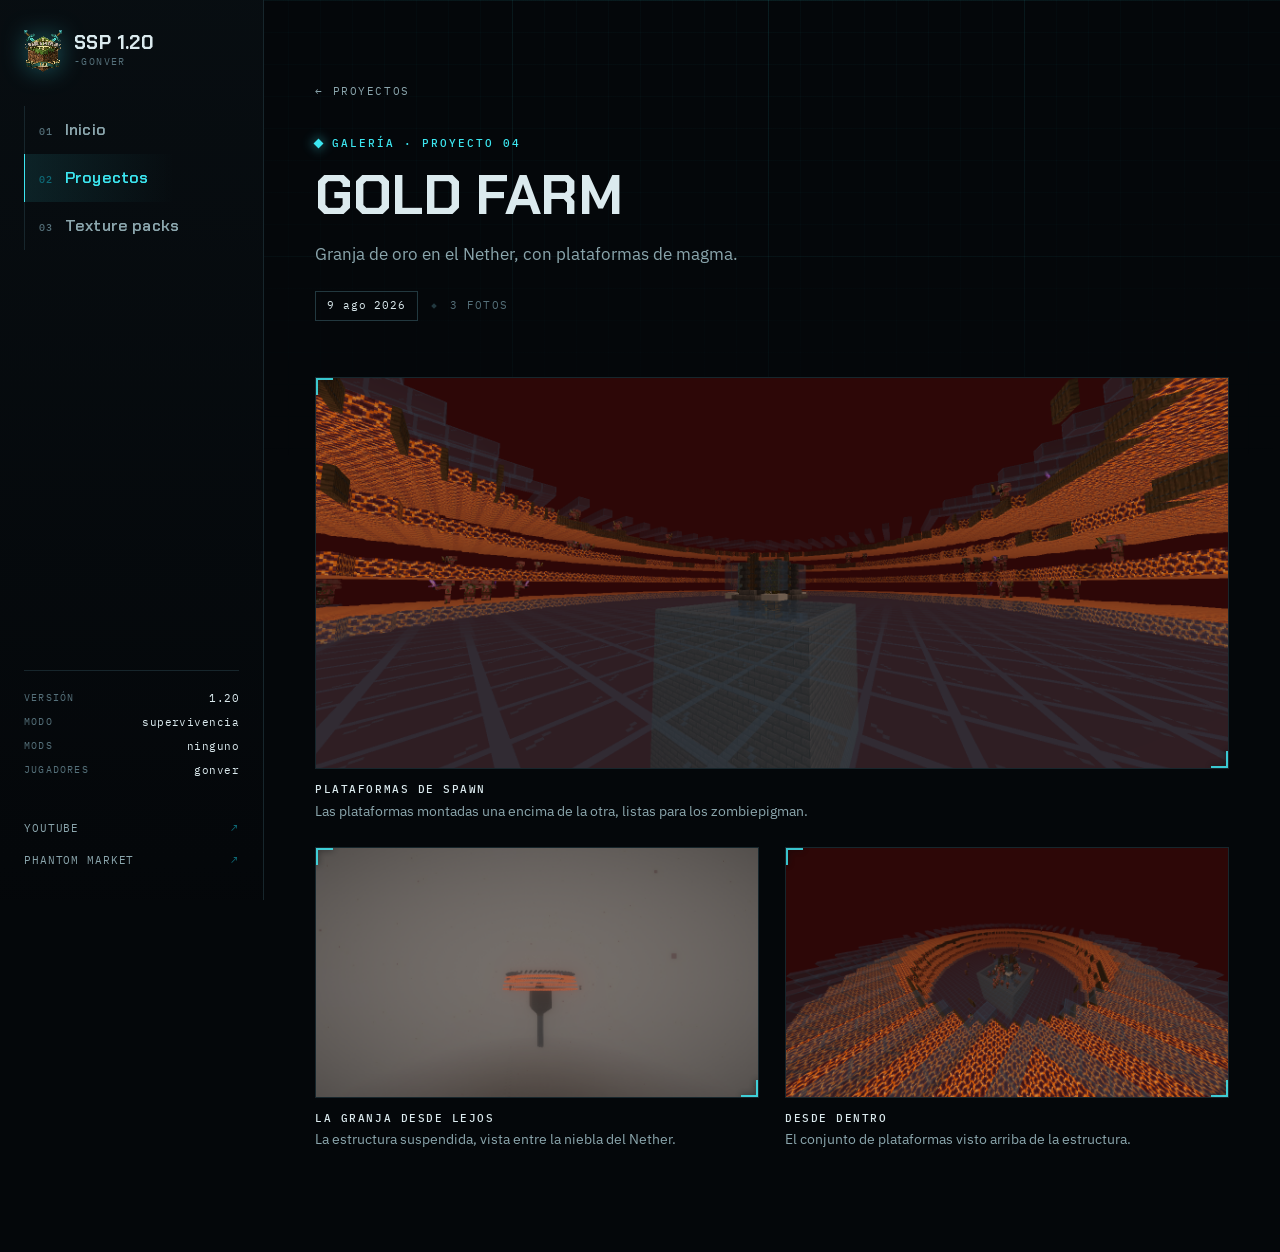
<file: proyectos/gold/g-index.html>
<!DOCTYPE html>
<html lang="es">
<head>
<meta charset="utf-8">
<meta name="viewport" content="width=device-width, initial-scale=1">
<title>Gold Farm · gonver ssp</title>
<meta name="description" content="Galería de la Gold Farm: granja de oro en el Nether, con plataformas de magma suspendidas.">
<link rel="icon" href="../../contenido/SSP%201.20.png">
<link rel="preconnect" href="https://fonts.googleapis.com">
<link rel="preconnect" href="https://fonts.gstatic.com" crossorigin>
<link rel="stylesheet" href="https://fonts.googleapis.com/css2?family=Chakra+Petch:wght@500;600;700&family=IBM+Plex+Mono:wght@400;500;600&family=IBM+Plex+Sans:wght@400;500;600&display=swap">
<link rel="stylesheet" href="../../css/main.css">
</head>

<body>

<a class="skip" href="#contenido">Saltar al contenido</a>

<header class="rail">
    <a class="rail-brand" href="../../">
        <img class="rail-emblem" src="../../contenido/SSP%201.20.png" alt="">
        <span class="rail-id">
            <span class="rail-name">SSP 1.20</span>
            <span class="rail-sub">-gonver</span>
        </span>
    </a>

    <nav class="rail-nav" aria-label="Secciones">
        <a class="rail-link" href="../../"><span class="rail-idx">01</span>Inicio</a>
        <a class="rail-link" href="../p-index.html" aria-current="page"><span class="rail-idx">02</span>Proyectos</a>
        <a class="rail-link" href="../../packs/tp-index.html"><span class="rail-idx">03</span>Texture packs</a>
    </nav>

    <dl class="rail-state">
        <div class="state-row"><dt>versión</dt><dd>1.20</dd></div>
        <div class="state-row"><dt>modo</dt><dd>supervivencia</dd></div>
        <div class="state-row"><dt>mods</dt><dd>ninguno</dd></div>
        <div class="state-row"><dt>jugadores</dt><dd>gonver</dd></div>
    </dl>

    <div class="rail-out">
        <a class="out-link" href="https://www.youtube.com/@gonverYT" target="_blank" rel="noopener noreferrer">YouTube<span class="out-arrow">↗</span></a>
        <a class="out-link" href="https://market.phantom-node.com/profile/gonver" target="_blank" rel="noopener noreferrer">Phantom Market<span class="out-arrow">↗</span></a>
    </div>
</header>

<div class="root" id="contenido">
    <main class="page">

        <a class="back" href="../p-index.html"><span class="back-arrow">←</span>Proyectos</a>

        <header class="head">
            <p class="eyebrow"><span class="eyebrow-tick"></span>Galería · proyecto 04</p>
            <h1 class="page-title">Gold Farm</h1>
            <p class="page-lead">Granja de oro en el Nether, con plataformas de magma.</p>
            <p class="meta">
                <time class="pill" datetime="2026-08-09">9 ago 2026</time>
                <span class="meta-dot"></span>
                <span class="meta-txt">3 fotos</span>
            </p>
        </header>

        <section class="shots" id="fotos">
            <figure class="shot shot-wide">
                <a class="shot-link frame" href="#foto-1"><img class="shot-img" src="../../contenido/linia%20de%20tiempo/galeria/Gold%20farm1.png" alt="Plataformas de spawn de la granja de oro"><span class="shot-zoom">Ampliar</span></a>
                <figcaption class="shot-cap"><b>Plataformas de spawn</b>Las plataformas montadas una encima de la otra, listas para los zombiepigman.</figcaption>
            </figure>
            <figure class="shot">
                <a class="shot-link frame" href="#foto-2"><img class="shot-img" src="../../contenido/linia%20de%20tiempo/Gold%20farm.png" alt="La granja de oro vista de lejos entre la niebla del Nether"><span class="shot-zoom">Ampliar</span></a>
                <figcaption class="shot-cap"><b>La granja desde lejos</b>La estructura suspendida, vista entre la niebla del Nether.</figcaption>
            </figure>
            <figure class="shot">
                <a class="shot-link frame" href="#foto-3"><img class="shot-img" src="../../contenido/linia%20de%20tiempo/galeria/Gold%20farm2.png" alt="Interior de la granja de oro desde el centro"><span class="shot-zoom">Ampliar</span></a>
                <figcaption class="shot-cap"><b>Desde dentro</b>El conjunto de plataformas visto arriba de la estructura.</figcaption>
            </figure>
        </section>

        <div class="lb" id="foto-1"><a class="lb-bg" href="#fotos" aria-label="Cerrar la foto"></a><figure class="lb-fig"><img class="lb-img" src="../../contenido/linia%20de%20tiempo/galeria/Gold%20farm1.png" alt="Plataformas de spawn de la granja de oro"><figcaption class="lb-cap">Plataformas de spawn</figcaption></figure><a class="lb-x" href="#fotos">Cerrar ✕</a></div>
        <div class="lb" id="foto-2"><a class="lb-bg" href="#fotos" aria-label="Cerrar la foto"></a><figure class="lb-fig"><img class="lb-img" src="../../contenido/linia%20de%20tiempo/Gold%20farm.png" alt="La granja de oro vista de lejos entre la niebla del Nether"><figcaption class="lb-cap">La granja desde lejos</figcaption></figure><a class="lb-x" href="#fotos">Cerrar ✕</a></div>
        <div class="lb" id="foto-3"><a class="lb-bg" href="#fotos" aria-label="Cerrar la foto"></a><figure class="lb-fig"><img class="lb-img" src="../../contenido/linia%20de%20tiempo/galeria/Gold%20farm2.png" alt="Interior de la granja de oro desde el centro"><figcaption class="lb-cap">Desde dentro</figcaption></figure><a class="lb-x" href="#fotos">Cerrar ✕</a></div>

    </main>
</div>

</body>
</html>
</file>
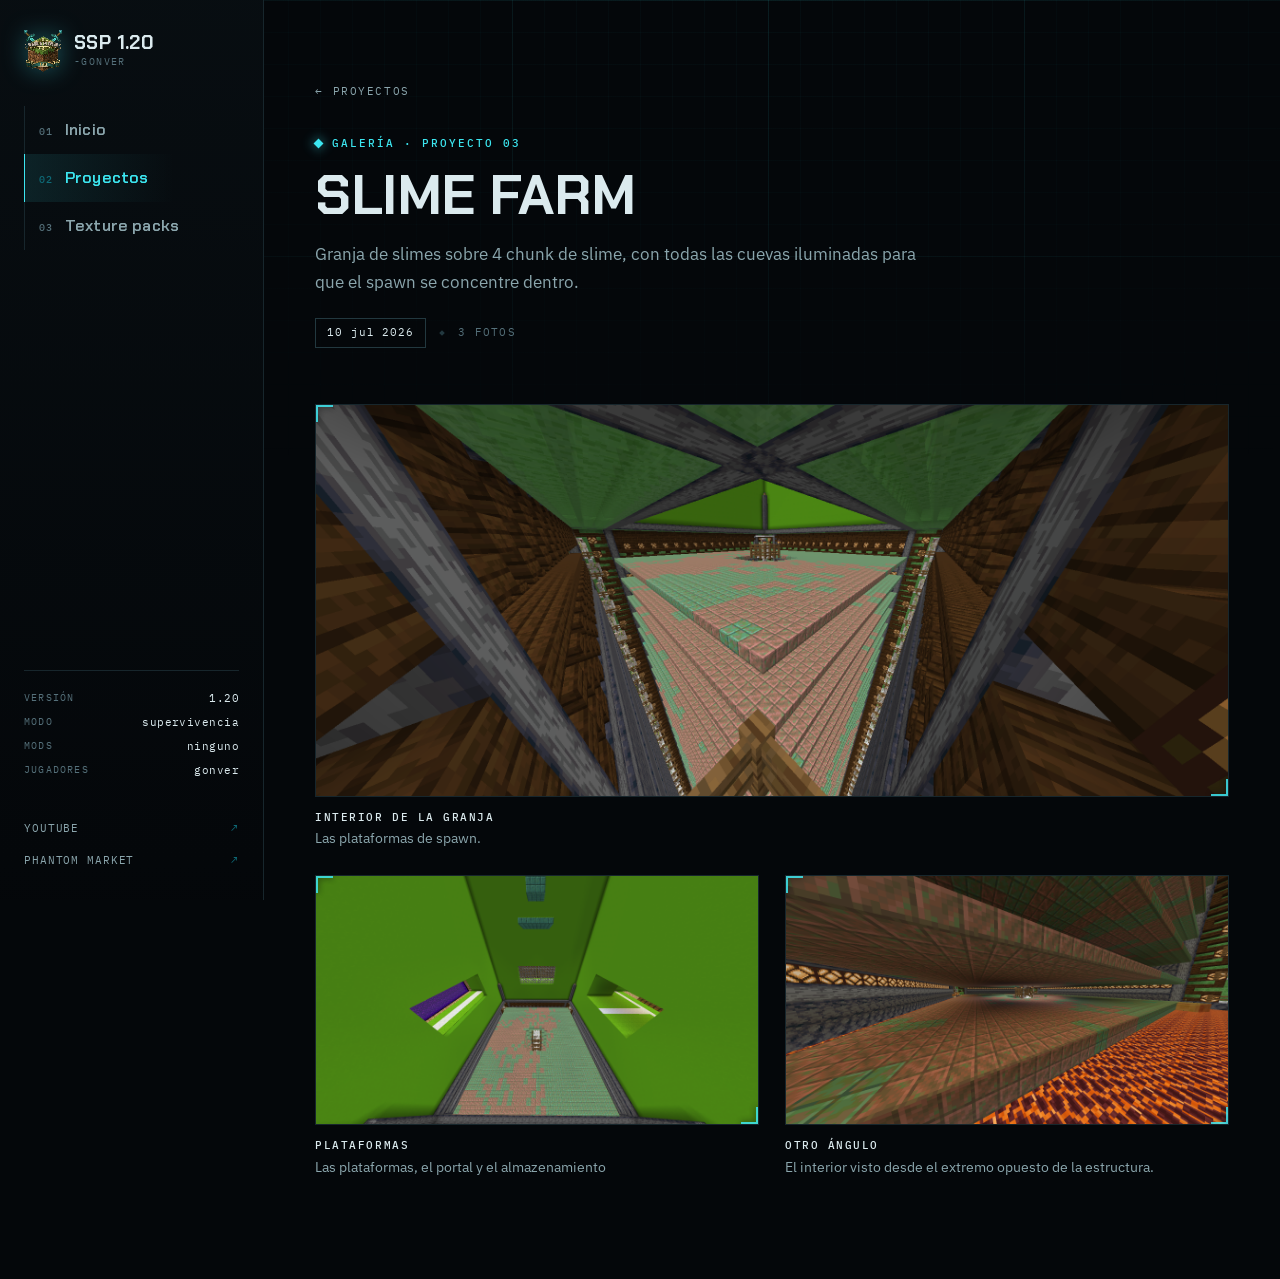
<file: proyectos/slime/s-index.html>
<!DOCTYPE html>
<html lang="es">
<head>
<meta charset="utf-8">
<meta name="viewport" content="width=device-width, initial-scale=1">
<title>Slime Farm · gonver ssp</title>
<meta name="description" content="Galería de la Slime Farm: granja de slimes sobre 4 chunks, con las cuevas iluminadas para concentrar el spawn.">
<link rel="icon" href="../../contenido/SSP%201.20.png">
<link rel="preconnect" href="https://fonts.googleapis.com">
<link rel="preconnect" href="https://fonts.gstatic.com" crossorigin>
<link rel="stylesheet" href="https://fonts.googleapis.com/css2?family=Chakra+Petch:wght@500;600;700&family=IBM+Plex+Mono:wght@400;500;600&family=IBM+Plex+Sans:wght@400;500;600&display=swap">
<link rel="stylesheet" href="../../css/main.css">
</head>

<body>

<a class="skip" href="#contenido">Saltar al contenido</a>

<header class="rail">
    <a class="rail-brand" href="../../">
        <img class="rail-emblem" src="../../contenido/SSP%201.20.png" alt="">
        <span class="rail-id">
            <span class="rail-name">SSP 1.20</span>
            <span class="rail-sub">-gonver</span>
        </span>
    </a>

    <nav class="rail-nav" aria-label="Secciones">
        <a class="rail-link" href="../../"><span class="rail-idx">01</span>Inicio</a>
        <a class="rail-link" href="../p-index.html" aria-current="page"><span class="rail-idx">02</span>Proyectos</a>
        <a class="rail-link" href="../../packs/tp-index.html"><span class="rail-idx">03</span>Texture packs</a>
    </nav>

    <dl class="rail-state">
        <div class="state-row"><dt>versión</dt><dd>1.20</dd></div>
        <div class="state-row"><dt>modo</dt><dd>supervivencia</dd></div>
        <div class="state-row"><dt>mods</dt><dd>ninguno</dd></div>
        <div class="state-row"><dt>jugadores</dt><dd>gonver</dd></div>
    </dl>

    <div class="rail-out">
        <a class="out-link" href="https://www.youtube.com/@gonverYT" target="_blank" rel="noopener noreferrer">YouTube<span class="out-arrow">↗</span></a>
        <a class="out-link" href="https://market.phantom-node.com/profile/gonver" target="_blank" rel="noopener noreferrer">Phantom Market<span class="out-arrow">↗</span></a>
    </div>
</header>

<div class="root" id="contenido">
    <main class="page">

        <a class="back" href="../p-index.html"><span class="back-arrow">←</span>Proyectos</a>

        <header class="head">
            <p class="eyebrow"><span class="eyebrow-tick"></span>Galería · proyecto 03</p>
            <h1 class="page-title">Slime Farm</h1>
            <p class="page-lead">Granja de slimes sobre 4 chunk de slime, con todas las cuevas iluminadas para que el spawn se concentre dentro.</p>
            <p class="meta">
                <time class="pill" datetime="2026-07-10">10 jul 2026</time>
                <span class="meta-dot"></span>
                <span class="meta-txt">3 fotos</span>
            </p>
        </header>

        <section class="shots" id="fotos">
            <figure class="shot shot-wide">
                <a class="shot-link frame" href="#foto-1"><img class="shot-img" src="../../contenido/linia%20de%20tiempo/slime%20farm.png" alt="Interior de la granja de slimes"><span class="shot-zoom">Ampliar</span></a>
                <figcaption class="shot-cap"><b>Interior de la granja</b>Las plataformas de spawn.</figcaption>
            </figure>
            <figure class="shot">
                <a class="shot-link frame" href="#foto-2"><img class="shot-img" src="../../contenido/linia%20de%20tiempo/galeria/slime%20farm1.png" alt="Plataformas verdes de la granja de slimes"><span class="shot-zoom">Ampliar</span></a>
                <figcaption class="shot-cap"><b>Plataformas</b>Las plataformas, el portal y el almazenamiento</figcaption>
            </figure>
            <figure class="shot">
                <a class="shot-link frame" href="#foto-3"><img class="shot-img" src="../../contenido/linia%20de%20tiempo/galeria/slime%20farm2.png" alt="Interior de la granja de slimes desde el otro extremo"><span class="shot-zoom">Ampliar</span></a>
                <figcaption class="shot-cap"><b>Otro ángulo</b>El interior visto desde el extremo opuesto de la estructura.</figcaption>
            </figure>
        </section>

        <div class="lb" id="foto-1"><a class="lb-bg" href="#fotos" aria-label="Cerrar la foto"></a><figure class="lb-fig"><img class="lb-img" src="../../contenido/linia%20de%20tiempo/slime%20farm.png" alt="Interior de la granja de slimes"><figcaption class="lb-cap">Interior de la granja</figcaption></figure><a class="lb-x" href="#fotos">Cerrar ✕</a></div>
        <div class="lb" id="foto-2"><a class="lb-bg" href="#fotos" aria-label="Cerrar la foto"></a><figure class="lb-fig"><img class="lb-img" src="../../contenido/linia%20de%20tiempo/galeria/slime%20farm1.png" alt="Plataformas verdes de la granja de slimes"><figcaption class="lb-cap">Plataformas</figcaption></figure><a class="lb-x" href="#fotos">Cerrar ✕</a></div>
        <div class="lb" id="foto-3"><a class="lb-bg" href="#fotos" aria-label="Cerrar la foto"></a><figure class="lb-fig"><img class="lb-img" src="../../contenido/linia%20de%20tiempo/galeria/slime%20farm2.png" alt="Interior de la granja de slimes desde el otro extremo"><figcaption class="lb-cap">Otro ángulo</figcaption></figure><a class="lb-x" href="#fotos">Cerrar ✕</a></div>

    </main>
</div>

</body>
</html>
</file>
<file: css/main.css>
@charset "utf-8";

/* ═══════════════════════════════════════════════════════════════════════
   gonver ssp · hoja maestra
   Cada componente vive en su propio archivo y entra aquí dentro de una
   capa. El orden de las capas manda por encima de la especificidad: así
   `componentes` puede ajustar lo que fija `base` sin necesidad de
   selectores cada vez más largos.
   ═══════════════════════════════════════════════════════════════════════ */

@layer base, componentes;

@import url("base/tokens.css") layer(base);
@import url("base/reset.css") layer(base);
@import url("base/composicion.css") layer(base);
@import url("base/movimiento.css") layer(base);

@import url("componentes/salto.css") layer(componentes);
@import url("componentes/rail.css") layer(componentes);
@import url("componentes/comunes.css") layer(componentes);
@import url("componentes/marco.css") layer(componentes);
@import url("componentes/boton.css") layer(componentes);
@import url("componentes/hero.css") layer(componentes);
@import url("componentes/lectura.css") layer(componentes);
@import url("componentes/explora.css") layer(componentes);
@import url("componentes/preguntas.css") layer(componentes);
@import url("componentes/linea-tiempo.css") layer(componentes);
@import url("componentes/galeria.css") layer(componentes);
@import url("componentes/visor.css") layer(componentes);
@import url("componentes/packs.css") layer(componentes);

/* Transición entre documentos. Cada sección es ahora una carga de página
   real; esto le devuelve el cambio suave que tenía cuando todo vivía en un
   único archivo. Mejora progresiva: donde no hay soporte (Firefox, hoy) la
   navegación es la normal de siempre. Va fuera de las capas porque es una
   regla de nivel superior, no un estilo que compita con nadie. */
@view-transition {
    navigation: auto;
}
</file>
